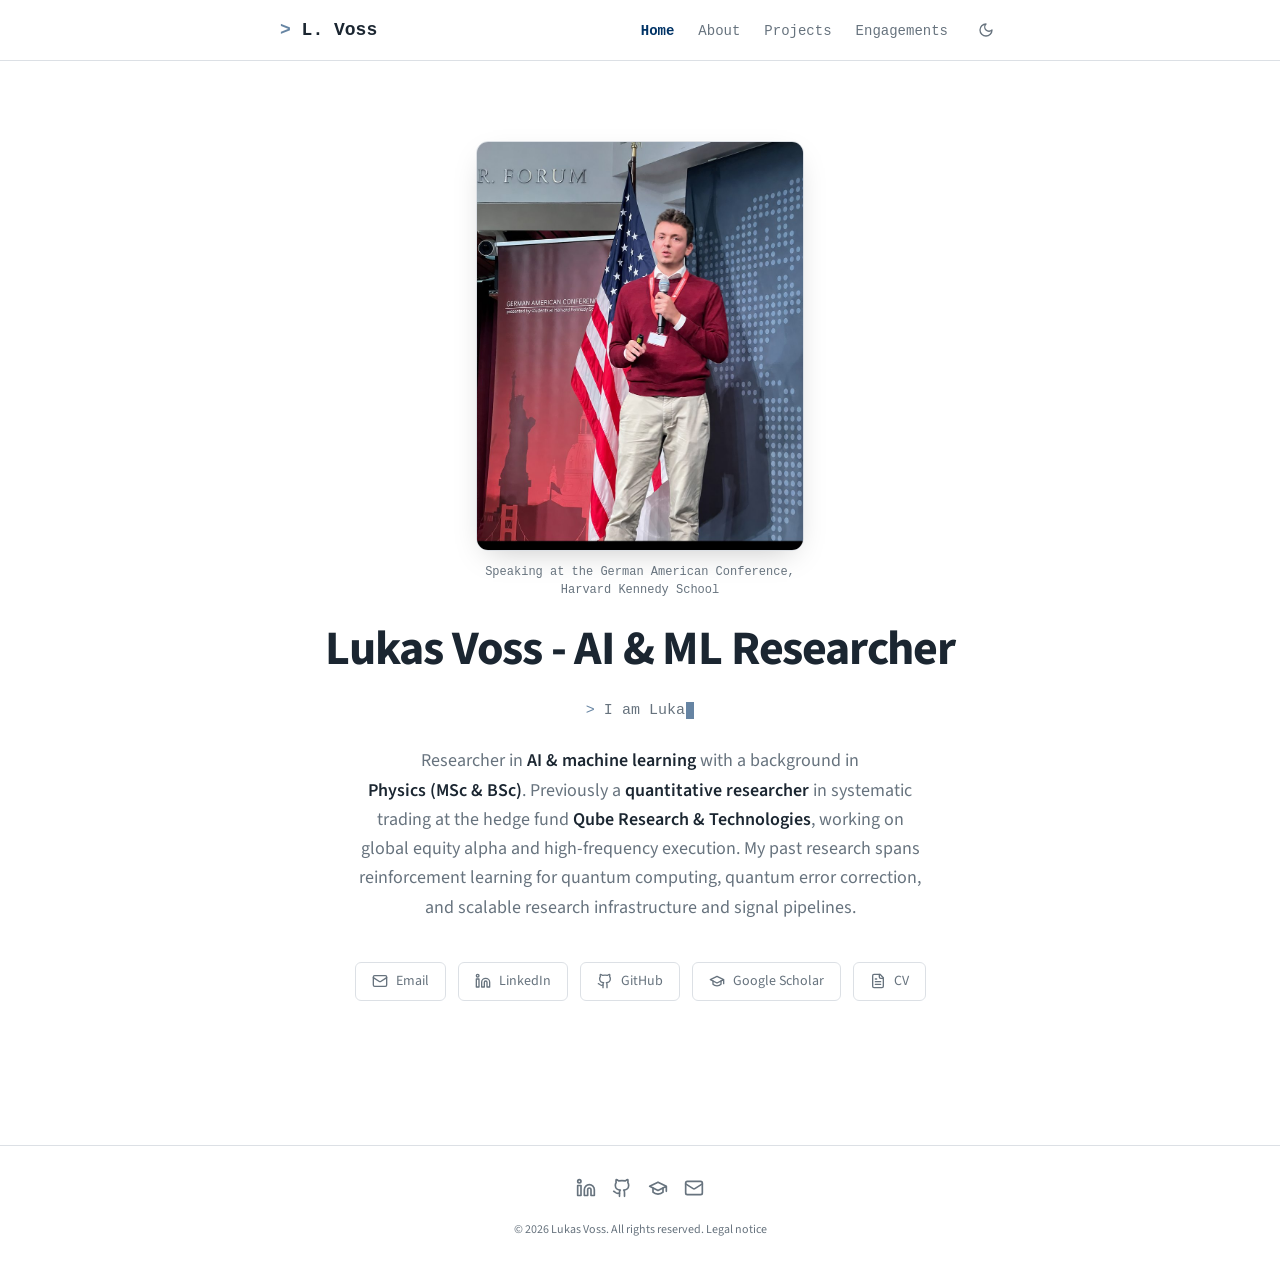
<file: index.html>
<!DOCTYPE html>
<html lang="en">
<head>
    <meta charset="UTF-8">
    <meta name="viewport" content="width=device-width, initial-scale=1.0">
    <title>Lukas Voss - AI &amp; ML Researcher</title>
    <meta name="description" content="Lukas Voss – Quantitative Researcher with an academic foundation in Physics and applied machine learning. Most recently at Qube Research & Technologies.">
    <meta name="author" content="Lukas Voss">
    <link rel="canonical" href="https://lukasvoss.com/">
    <meta property="og:title" content="Lukas Voss - AI &amp; ML Researcher">
    <meta property="og:description" content="Quantitative researcher with an academic foundation in Physics and applied machine learning.">
    <meta property="og:image" content="https://lukasvoss.com/images/personal_picture_cqt_optimized.jpg">
    <meta property="og:url" content="https://lukasvoss.com/">
    <meta property="og:type" content="website">
    <meta name="twitter:card" content="summary_large_image">
    <meta name="view-transition" content="same-origin">
    <script type="application/ld+json">
    {
        "@context": "https://schema.org",
        "@type": "Person",
        "name": "Lukas Voss",
        "url": "https://lukasvoss.com/",
        "jobTitle": "AI & ML Researcher",
        "sameAs": [
            "https://www.linkedin.com/in/lukasvoss/",
            "https://github.com/lukasvoss",
            "https://scholar.google.com/citations?user=lIDlyVMAAAAJ"
        ],
        "alumniOf": [
            { "@type": "CollegeOrUniversity", "name": "Ulm University" },
            { "@type": "CollegeOrUniversity", "name": "National University of Singapore" },
            { "@type": "CollegeOrUniversity", "name": "National Taiwan University" }
        ]
    }
    </script>
    <link rel="icon" href="images/favicon.svg" type="image/svg+xml">
    <link rel="preconnect" href="https://fonts.googleapis.com">
    <link rel="preconnect" href="https://fonts.gstatic.com" crossorigin>
    <link href="https://fonts.googleapis.com/css2?family=Source+Sans+3:wght@300;400;500;600;700&display=swap" rel="stylesheet">
    <link rel="stylesheet" href="style.css">
    <script src="js/theme-toggle.js"></script>
</head>
<body>
    <a href="#main-content" class="skip-link">Skip to content</a>

    <header class="site-header">
        <nav class="container" aria-label="Main navigation">
            <a href="index.html" class="logo"><span>&gt;</span> L. Voss</a>
            <div class="nav-right">
                <ul class="nav-links" id="nav-links">
                    <li><a href="index.html" aria-current="page">Home</a></li>
                    <li><a href="about.html">About</a></li>
                    <li><a href="projects.html">Projects</a></li>
                    <li><a href="engagements.html">Engagements</a></li>
                </ul>
                <button class="icon-btn theme-toggle" aria-label="Toggle theme">
                    <svg class="icon icon-moon" aria-hidden="true"><use href="images/icons.svg#moon"/></svg>
                    <svg class="icon icon-sun" aria-hidden="true"><use href="images/icons.svg#sun"/></svg>
                </button>
                <button class="icon-btn menu-toggle" aria-label="Toggle menu" aria-expanded="false" aria-controls="nav-links">
                    <svg class="icon icon-open" aria-hidden="true"><use href="images/icons.svg#menu"/></svg>
                    <svg class="icon icon-close" aria-hidden="true"><use href="images/icons.svg#x"/></svg>
                </button>
            </div>
        </nav>
    </header>

    <main id="main-content">
        <section class="container hero">
            <figure class="hero-photo">
                <img src="images/lukas_gac_keynote.jpg" alt="Lukas Voss giving a talk on stage at the German American Conference at Harvard Kennedy School" width="900" height="1125" fetchpriority="high" decoding="async">
                <figcaption>Speaking at the German American Conference, Harvard Kennedy School</figcaption>
            </figure>
            <h1>Lukas Voss - AI &amp; ML Researcher</h1>
            <p class="prompt" aria-hidden="true"><span>&gt;</span> I <span class="typewriter"></span><span class="caret"></span></p>
            <p class="lead">
                Researcher in <strong>AI &amp; machine learning</strong> with a background in <strong>Physics (MSc &amp; BSc)</strong>.
                Previously a <strong>quantitative researcher</strong> in systematic trading at the hedge fund <strong>Qube Research &amp; Technologies</strong>,
                working on global equity alpha and high-frequency execution. My past research spans reinforcement learning for quantum computing,
                quantum error correction, and scalable research infrastructure and signal pipelines.
            </p>
            <div class="pill-links">
                <a class="pill-link" href="#" data-email>
                    <svg class="icon" aria-hidden="true"><use href="images/icons.svg#mail"/></svg>Email
                </a>
                <a class="pill-link" href="https://www.linkedin.com/in/lukasvoss/" target="_blank" rel="noopener noreferrer">
                    <svg class="icon" aria-hidden="true"><use href="images/icons.svg#linkedin"/></svg>LinkedIn
                </a>
                <a class="pill-link" href="https://github.com/lukasvoss" target="_blank" rel="noopener noreferrer">
                    <svg class="icon" aria-hidden="true"><use href="images/icons.svg#github"/></svg>GitHub
                </a>
                <a class="pill-link" href="https://scholar.google.com/citations?user=lIDlyVMAAAAJ&amp;hl=en&amp;oi=ao" target="_blank" rel="noopener noreferrer">
                    <svg class="icon" aria-hidden="true"><use href="images/icons.svg#graduation-cap"/></svg>Google Scholar
                </a>
                <a class="pill-link" href="files/cv_voss_research.pdf" target="_blank" rel="noopener noreferrer">
                    <svg class="icon" aria-hidden="true"><use href="images/icons.svg#file-text"/></svg>CV
                </a>
            </div>
        </section>
    </main>

    <footer class="site-footer">
        <div class="container">
            <div class="footer-icons">
                <a href="https://www.linkedin.com/in/lukasvoss/" target="_blank" rel="noopener noreferrer" aria-label="LinkedIn"><svg class="icon" aria-hidden="true"><use href="images/icons.svg#linkedin"/></svg></a>
                <a href="https://github.com/lukasvoss" target="_blank" rel="noopener noreferrer" aria-label="GitHub"><svg class="icon" aria-hidden="true"><use href="images/icons.svg#github"/></svg></a>
                <a href="https://scholar.google.com/citations?user=lIDlyVMAAAAJ&amp;hl=en&amp;oi=ao" target="_blank" rel="noopener noreferrer" aria-label="Google Scholar"><svg class="icon" aria-hidden="true"><use href="images/icons.svg#graduation-cap"/></svg></a>
                <a href="#" data-email aria-label="Email"><svg class="icon" aria-hidden="true"><use href="images/icons.svg#mail"/></svg></a>
            </div>
            <p>&copy; <span data-year>2026</span> Lukas Voss. All rights reserved. <a href="legal.html">Legal notice</a></p>
        </div>
    </footer>

    <script src="js/site.js"></script>
    <script src="js/typewriter.js"></script>
</body>
</html>
</file>
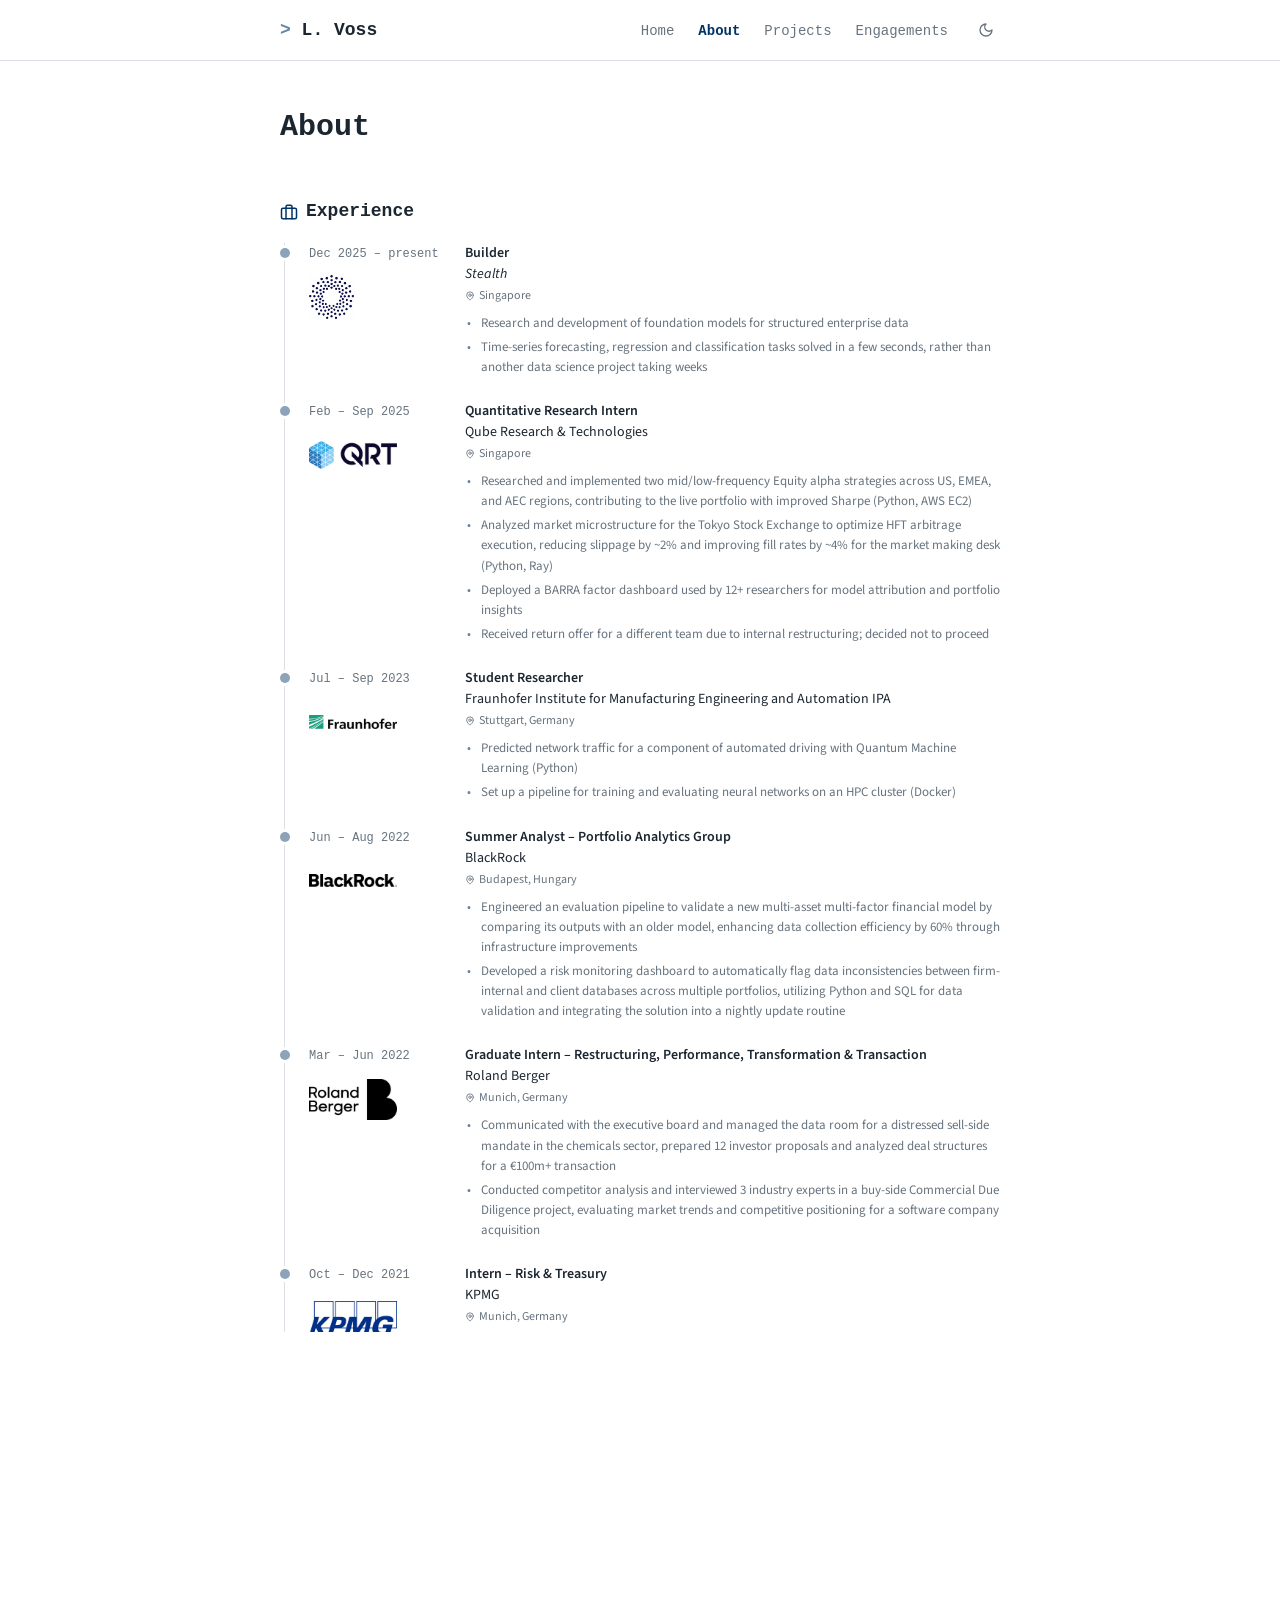
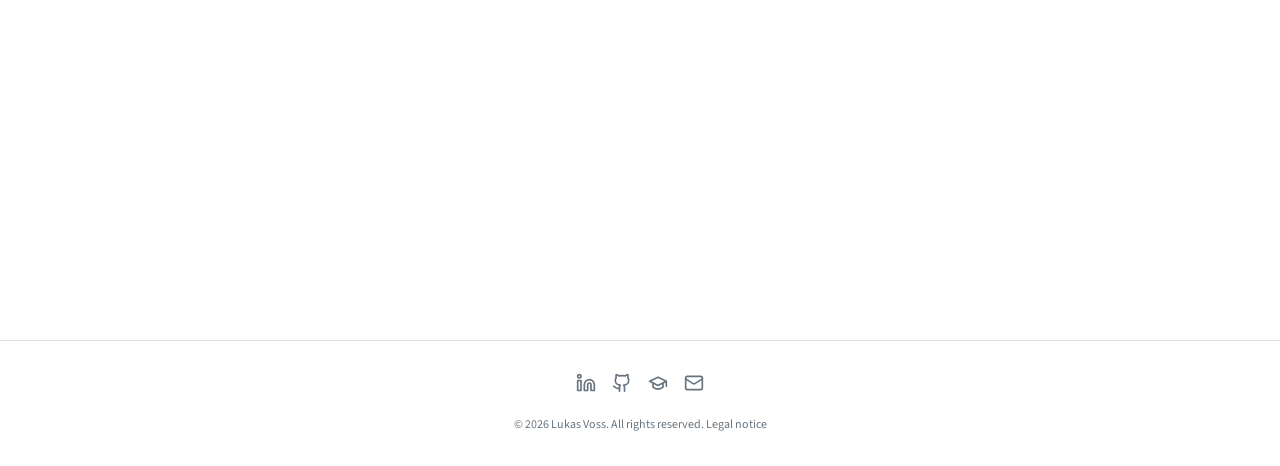
<file: about.html>
<!DOCTYPE html>
<html lang="en">
<head>
    <meta charset="UTF-8">
    <meta name="viewport" content="width=device-width, initial-scale=1.0">
    <title>About — Lukas Voss</title>
    <meta name="description" content="About Lukas Voss: experience at QRT, BlackRock, Roland Berger and KPMG; education in Physics at Ulm University, NUS and National Taiwan University.">
    <meta name="author" content="Lukas Voss">
    <link rel="canonical" href="https://lukasvoss.com/about.html">
    <meta property="og:title" content="About — Lukas Voss">
    <meta property="og:description" content="About Lukas Voss: experience at QRT, BlackRock, Roland Berger and KPMG; education in Physics at Ulm University, NUS and National Taiwan University.">
    <meta property="og:image" content="https://lukasvoss.com/images/personal_picture_cqt_optimized.jpg">
    <meta property="og:url" content="https://lukasvoss.com/about.html">
    <meta property="og:type" content="profile">
    <meta name="twitter:card" content="summary_large_image">
    <meta name="view-transition" content="same-origin">
    <link rel="icon" href="images/favicon.svg" type="image/svg+xml">
    <link rel="preconnect" href="https://fonts.googleapis.com">
    <link rel="preconnect" href="https://fonts.gstatic.com" crossorigin>
    <link href="https://fonts.googleapis.com/css2?family=Source+Sans+3:wght@300;400;500;600;700&display=swap" rel="stylesheet">
    <link rel="stylesheet" href="style.css">
    <script src="js/theme-toggle.js"></script>
</head>
<body>
    <a href="#main-content" class="skip-link">Skip to content</a>

    <header class="site-header">
        <nav class="container" aria-label="Main navigation">
            <a href="index.html" class="logo"><span>&gt;</span> L. Voss</a>
            <div class="nav-right">
                <ul class="nav-links" id="nav-links">
                    <li><a href="index.html">Home</a></li>
                    <li><a href="about.html" aria-current="page">About</a></li>
                    <li><a href="projects.html">Projects</a></li>
                    <li><a href="engagements.html">Engagements</a></li>
                </ul>
                <button class="icon-btn theme-toggle" aria-label="Toggle theme">
                    <svg class="icon icon-moon" aria-hidden="true"><use href="images/icons.svg#moon"/></svg>
                    <svg class="icon icon-sun" aria-hidden="true"><use href="images/icons.svg#sun"/></svg>
                </button>
                <button class="icon-btn menu-toggle" aria-label="Toggle menu" aria-expanded="false" aria-controls="nav-links">
                    <svg class="icon icon-open" aria-hidden="true"><use href="images/icons.svg#menu"/></svg>
                    <svg class="icon icon-close" aria-hidden="true"><use href="images/icons.svg#x"/></svg>
                </button>
            </div>
        </nav>
    </header>

    <main id="main-content">
        <div class="container page sections">
            <h1 class="page-title">About</h1>

            <section aria-labelledby="experience">
                <div class="section-heading"><svg class="icon" aria-hidden="true"><use href="images/icons.svg#briefcase"/></svg><h2 id="experience">Experience</h2></div>
                <div class="timeline-item">
                    <div class="timeline-row">
                        <div class="timeline-aside">
                            <span class="timeline-period">Dec 2025 – present</span>
                            <span class="timeline-logo"><img src="images/logos/stealth.png" alt="" loading="lazy"></span>
                        </div>
                        <div class="timeline-body">
                            <p class="timeline-title">Builder</p>
                            <p class="timeline-org"><i>Stealth</i></p>
                            <p class="timeline-place"><svg class="icon" aria-hidden="true"><use href="images/icons.svg#map-pin"/></svg> Singapore</p>
                            <ul class="timeline-details">
                                <li>Research and development of foundation models for structured enterprise data</li>
                                <li>Time-series forecasting, regression and classification tasks solved in a few seconds, rather than another data science project taking weeks</li>
                            </ul>
                        </div>
                    </div>
                </div>

                <div class="timeline-item">
                    <div class="timeline-row">
                        <div class="timeline-aside">
                            <span class="timeline-period">Feb – Sep 2025</span>
                            <span class="timeline-logo"><img src="images/logos/qrt.png" alt="" loading="lazy"></span>
                        </div>
                        <div class="timeline-body">
                            <p class="timeline-title">Quantitative Research Intern</p>
                            <p class="timeline-org">Qube Research &amp; Technologies</p>
                            <p class="timeline-place"><svg class="icon" aria-hidden="true"><use href="images/icons.svg#map-pin"/></svg> Singapore</p>
                            <ul class="timeline-details">
                                <li>Researched and implemented two mid/low-frequency Equity alpha strategies across US, EMEA, and AEC regions, contributing to the live portfolio with improved Sharpe (Python, AWS EC2)</li>
                                <li>Analyzed market microstructure for the Tokyo Stock Exchange to optimize HFT arbitrage execution, reducing slippage by ~2% and improving fill rates by ~4% for the market making desk (Python, Ray)</li>
                                <li>Deployed a BARRA factor dashboard used by 12+ researchers for model attribution and portfolio insights</li>
                                <li>Received return offer for a different team due to internal restructuring; decided not to proceed</li>
                            </ul>
                        </div>
                    </div>
                </div>
                <div class="timeline-item">
                    <div class="timeline-row">
                        <div class="timeline-aside">
                            <span class="timeline-period">Jul – Sep 2023</span>
                            <span class="timeline-logo"><img src="images/logos/fraunhofer.png" alt="" loading="lazy"></span>
                        </div>
                        <div class="timeline-body">
                            <p class="timeline-title">Student Researcher</p>
                            <p class="timeline-org">Fraunhofer Institute for Manufacturing Engineering and Automation IPA</p>
                            <p class="timeline-place"><svg class="icon" aria-hidden="true"><use href="images/icons.svg#map-pin"/></svg> Stuttgart, Germany</p>
                            <ul class="timeline-details">
                                <li>Predicted network traffic for a component of automated driving with Quantum Machine Learning (Python)</li>
                                <li>Set up a pipeline for training and evaluating neural networks on an HPC cluster (Docker)</li>
                            </ul>
                        </div>
                    </div>
                </div>
                <div class="timeline-item">
                    <div class="timeline-row">
                        <div class="timeline-aside">
                            <span class="timeline-period">Jun – Aug 2022</span>
                            <span class="timeline-logo"><img src="images/logos/blackrock.png" alt="" loading="lazy"></span>
                        </div>
                        <div class="timeline-body">
                            <p class="timeline-title">Summer Analyst – Portfolio Analytics Group</p>
                            <p class="timeline-org">BlackRock</p>
                            <p class="timeline-place"><svg class="icon" aria-hidden="true"><use href="images/icons.svg#map-pin"/></svg> Budapest, Hungary</p>
                            <ul class="timeline-details">
                                <li>Engineered an evaluation pipeline to validate a new multi-asset multi-factor financial model by comparing its outputs with an older model, enhancing data collection efficiency by 60% through infrastructure improvements</li>
                                <li>Developed a risk monitoring dashboard to automatically flag data inconsistencies between firm-internal and client databases across multiple portfolios, utilizing Python and SQL for data validation and integrating the solution into a nightly update routine</li>
                            </ul>
                        </div>
                    </div>
                </div>
                <div class="timeline-item">
                    <div class="timeline-row">
                        <div class="timeline-aside">
                            <span class="timeline-period">Mar – Jun 2022</span>
                            <span class="timeline-logo"><img src="images/logos/roland-berger.png" alt="" loading="lazy"></span>
                        </div>
                        <div class="timeline-body">
                            <p class="timeline-title">Graduate Intern – Restructuring, Performance, Transformation &amp; Transaction</p>
                            <p class="timeline-org">Roland Berger</p>
                            <p class="timeline-place"><svg class="icon" aria-hidden="true"><use href="images/icons.svg#map-pin"/></svg> Munich, Germany</p>
                            <ul class="timeline-details">
                                <li>Communicated with the executive board and managed the data room for a distressed sell-side mandate in the chemicals sector, prepared 12 investor proposals and analyzed deal structures for a &euro;100m+ transaction</li>
                                <li>Conducted competitor analysis and interviewed 3 industry experts in a buy-side Commercial Due Diligence project, evaluating market trends and competitive positioning for a software company acquisition</li>
                            </ul>
                        </div>
                    </div>
                </div>
                <div class="timeline-item">
                    <div class="timeline-row">
                        <div class="timeline-aside">
                            <span class="timeline-period">Oct – Dec 2021</span>
                            <span class="timeline-logo"><img src="images/logos/kpmg.png" alt="" loading="lazy"></span>
                        </div>
                        <div class="timeline-body">
                            <p class="timeline-title">Intern – Risk &amp; Treasury</p>
                            <p class="timeline-org">KPMG</p>
                            <p class="timeline-place"><svg class="icon" aria-hidden="true"><use href="images/icons.svg#map-pin"/></svg> Munich, Germany</p>
                            <ul class="timeline-details">
                                <li>Developed an interactive treasury dashboard in Microsoft PowerBI, integrating Python-based web scraping and the Google News API to analyze real-time market data, including CDS spreads and sentiment analysis of news articles on 15 counterparties</li>
                                <li>Presented project results and demonstrated the tool to the entire German Treasury practice (&gt;60 FTE, including partners) in a nationwide call, followed by a live demo to two clients, driving interest in advanced data-driven risk management solutions</li>
                            </ul>
                        </div>
                    </div>
                </div>
                <div class="timeline-item">
                    <div class="timeline-row">
                        <div class="timeline-aside">
                            <span class="timeline-period">Oct 2020 – Jul 2021</span>
                            <span class="timeline-logo"><img src="images/logos/ulm.png" alt="" loading="lazy"></span>
                        </div>
                        <div class="timeline-body">
                            <p class="timeline-title">Student Researcher</p>
                            <p class="timeline-org">Institute for Complex Quantum Systems, Ulm University</p>
                            <p class="timeline-place"><svg class="icon" aria-hidden="true"><use href="images/icons.svg#map-pin"/></svg> Ulm, Germany</p>
                            <ul class="timeline-details">
                                <li>Simulated Nitrogen Vacancy (NV) centre dynamics interacting with surrounding nuclear spins in Matlab with Monte Carlo methods</li>
                                <li>Presented a scientific poster at the 84th Condensed Matter Conference of the German Physical Society</li>
                            </ul>
                        </div>
                    </div>
                </div>
                <div class="timeline-item">
                    <div class="timeline-row">
                        <div class="timeline-aside">
                            <span class="timeline-period">Apr 2020 – Jul 2021</span>
                            <span class="timeline-logo"><img src="images/logos/iba.png" alt="" loading="lazy"></span>
                        </div>
                        <div class="timeline-body">
                            <p class="timeline-title">Assistant Lecturer &amp; Student Researcher</p>
                            <p class="timeline-org">Institute for Business Analytics, Ulm University</p>
                            <p class="timeline-place"><svg class="icon" aria-hidden="true"><use href="images/icons.svg#map-pin"/></svg> Ulm, Germany</p>
                            <ul class="timeline-details">
                                <li>Oversaw and maintained the large-scale IT infrastructure (server for 19 agencies) of the state-wide project <a href="https://wm.baden-wuerttemberg.de/de/service/presse-und-oeffentlichkeitsarbeit/pressemitteilung/pid/wirtschaftsministerium-foerdert-innovatives-digitales-und-bundesweit-einzigartiges-projekt-digipeg/" target="_blank" rel="noopener noreferrer">DIGIPEG</a></li>
                                <li>Assistant lecturer for a Bachelor module teaching Data Science with Python to ~80 students (<a href="https://www.uni-ulm.de/mawi/iba/institut/team/mathias-klier/" target="_blank" rel="noopener noreferrer">Prof. Klier</a>)</li>
                            </ul>
                        </div>
                    </div>
                </div>
            </section>

            <section aria-labelledby="education">
                <div class="section-heading"><svg class="icon" aria-hidden="true"><use href="images/icons.svg#graduation-cap"/></svg><h2 id="education">Education</h2></div>
                <div class="timeline-item">
                    <div class="timeline-row">
                        <div class="timeline-aside">
                            <span class="timeline-period">Sep – Dec 2024</span>
                            <span class="timeline-logo"><img src="images/logos/sjtu.png" alt="" loading="lazy"></span>
                        </div>
                        <div class="timeline-body">
                            <p class="timeline-title">Full-time Chinese Language Course</p>
                            <p class="timeline-org">Shanghai Jiao Tong University</p>
                            <p class="timeline-place"><svg class="icon" aria-hidden="true"><use href="images/icons.svg#map-pin"/></svg> Shanghai, PRC</p>
                            <ul class="timeline-details">
                                <li>Joined the full-time Chinese language programme to improve my Chinese and experience Chinese life and culture. Personal goal: HSK 5 (equiv. B2–C1)</li>
                                <li>Discontinued in Dec 2024 after accepting an offer to work in Singapore from 2025</li>
                            </ul>
                        </div>
                    </div>
                </div>
                <div class="timeline-item">
                    <div class="timeline-row">
                        <div class="timeline-aside">
                            <span class="timeline-period">Oct 2023 – Sep 2024</span>
                            <span class="timeline-logo"><img src="images/logos/nus.png" alt="" loading="lazy"></span>
                        </div>
                        <div class="timeline-body">
                            <p class="timeline-title">Research Stay for Master's Thesis</p>
                            <p class="timeline-org">Centre for Quantum Technologies, National University of Singapore</p>
                            <p class="timeline-place"><svg class="icon" aria-hidden="true"><use href="images/icons.svg#map-pin"/></svg> Singapore</p>
                            <ul class="timeline-details">
                                <li>Academic research stay at <a href="https://www.quantumlah.org" target="_blank" rel="noopener noreferrer">CQT</a> in the group of Hui Khoon Ng, working on Deep Reinforcement Learning for quantum computing applications</li>
                                <li>Master's thesis: &ldquo;Real-time context-aware gate calibration for quantum error suppression using Reinforcement Learning&rdquo; (grade: 4.0 / 4.0)</li>
                            </ul>
                        </div>
                    </div>
                </div>
                <div class="timeline-item">
                    <div class="timeline-row">
                        <div class="timeline-aside">
                            <span class="timeline-period">Sep 2022 – Jun 2023</span>
                            <span class="timeline-logo"><img src="images/logos/ntu.png" alt="" loading="lazy"></span>
                        </div>
                        <div class="timeline-body">
                            <p class="timeline-title">Exchange Year</p>
                            <p class="timeline-org">National Taiwan University</p>
                            <p class="timeline-place"><svg class="icon" aria-hidden="true"><use href="images/icons.svg#map-pin"/></svg> Taipei, ROC</p>
                            <ul class="timeline-details">
                                <li>Coursework focus: Quantum Computing, Artificial Intelligence and High-Performance Computing, Chinese Language</li>
                                <li>Final GPA: 4.0 / 4.0</li>
                            </ul>
                        </div>
                    </div>
                </div>
                <div class="timeline-item">
                    <div class="timeline-row">
                        <div class="timeline-aside">
                            <span class="timeline-period">Apr 2021 – Sep 2024</span>
                            <span class="timeline-logo"><img src="images/logos/ulm.png" alt="" loading="lazy"></span>
                        </div>
                        <div class="timeline-body">
                            <p class="timeline-title">MSc Physics and Management &amp; MSc Physics (Double Degree)</p>
                            <p class="timeline-org">Ulm University</p>
                            <p class="timeline-place"><svg class="icon" aria-hidden="true"><use href="images/icons.svg#map-pin"/></svg> Ulm, Germany</p>
                            <ul class="timeline-details">
                                <li>Coursework focus: Quantum Computing, Statistical Modeling and Machine Learning</li>
                                <li>Final GPA: 4.0 / 4.0, major GPA: 4.0 / 4.0</li>
                            </ul>
                        </div>
                    </div>
                </div>
                <div class="timeline-item">
                    <div class="timeline-row">
                        <div class="timeline-aside">
                            <span class="timeline-period">Oct 2017 – Mar 2021</span>
                            <span class="timeline-logo"><img src="images/logos/ulm.png" alt="" loading="lazy"></span>
                        </div>
                        <div class="timeline-body">
                            <p class="timeline-title">BSc Physics and Management</p>
                            <p class="timeline-org">Ulm University</p>
                            <p class="timeline-place"><svg class="icon" aria-hidden="true"><use href="images/icons.svg#map-pin"/></svg> Ulm, Germany</p>
                            <ul class="timeline-details">
                                <li>Coursework focus: Statistical Mechanics, Business Analytics</li>
                                <li>Bachelor's thesis: &ldquo;Exact stochastic correction of Mean Field Theory with application to diamond-based spin systems&rdquo; (grade: 3.7 / 4.0)</li>
                            </ul>
                        </div>
                    </div>
                </div>
            </section>

            <section>
                <div class="section-heading"><svg class="icon" aria-hidden="true"><use href="images/icons.svg#languages"/></svg><h2>Languages</h2></div>
                <p class="label">Spoken</p>
                <div class="chips">
                    <span class="chip"><b>German</b><span>// Native</span></span>
                    <span class="chip"><b>English</b><span>// Professional</span></span>
                    <span class="chip"><b>Mandarin</b><span>// B1–B2 · HSK 4</span></span>
                    <span class="chip"><b>French</b><span>// B1</span></span>
                </div>
                <p class="label">Programming</p>
                <div class="chips">
                    <span class="chip"><b>Python</b><span>// Advanced</span></span>
                    <span class="chip"><b>R</b><span>// Proficient</span></span>
                    <span class="chip"><b>Matlab</b><span>// Proficient</span></span>
                    <span class="chip"><b>SQL</b><span>// Proficient</span></span>
                    <span class="chip"><b>Bash</b><span>// Proficient</span></span>
                </div>
            </section>

            <section>
                <div class="section-heading"><svg class="icon" aria-hidden="true"><use href="images/icons.svg#cpu"/></svg><h2>Technology</h2></div>
                <div class="chips">
                    <span class="chip"><b>AWS</b><span>// S3 · EC2 · Lambda · Braket</span></span>
                    <span class="chip"><b>GCP</b><span>// VMs · Storage</span></span>
                    <span class="chip"><b>Docker</b><span>// Containers</span></span>
                    <span class="chip"><b>HPC</b><span>// Clusters</span></span>
                </div>
            </section>

            <section>
                <div class="section-heading"><svg class="icon" aria-hidden="true"><use href="images/icons.svg#heart"/></svg><h2>Interests</h2></div>
                <p class="prose">Passionate about cooking, swimming, tennis, traveling, language learning, Chinese culture, &hellip;</p>
            </section>

            <section>
                <div class="section-heading"><svg class="icon" aria-hidden="true"><use href="images/icons.svg#users"/></svg><h2>Volunteering</h2></div>
                <p class="prose">Entrepreneurship at the German Entrepreneurship Prize for Students (DGPS) <a class="link" href="https://dgps-alumni.de" target="_blank" rel="noopener noreferrer">Alumni Organization</a>, and organizer of the Singapore Quantum Tech <a class="link" href="https://www.meetup.com/singapore-quantum-computing-meetup/" target="_blank" rel="noopener noreferrer">Meetup group</a>.</p>
            </section>

            <section>
                <div class="section-heading"><svg class="icon" aria-hidden="true"><use href="images/icons.svg#file-text"/></svg><h2>Resume</h2></div>
                <p class="prose">My full resume is available <a class="link" href="files/cv_voss_research.pdf" target="_blank" rel="noopener noreferrer">here</a> (Jan 2026 version).</p>
            </section>
        </div>
    </main>

    <footer class="site-footer">
        <div class="container">
            <div class="footer-icons">
                <a href="https://www.linkedin.com/in/lukasvoss/" target="_blank" rel="noopener noreferrer" aria-label="LinkedIn"><svg class="icon" aria-hidden="true"><use href="images/icons.svg#linkedin"/></svg></a>
                <a href="https://github.com/lukasvoss" target="_blank" rel="noopener noreferrer" aria-label="GitHub"><svg class="icon" aria-hidden="true"><use href="images/icons.svg#github"/></svg></a>
                <a href="https://scholar.google.com/citations?user=lIDlyVMAAAAJ&amp;hl=en&amp;oi=ao" target="_blank" rel="noopener noreferrer" aria-label="Google Scholar"><svg class="icon" aria-hidden="true"><use href="images/icons.svg#graduation-cap"/></svg></a>
                <a href="#" data-email aria-label="Email"><svg class="icon" aria-hidden="true"><use href="images/icons.svg#mail"/></svg></a>
            </div>
            <p>&copy; <span data-year>2026</span> Lukas Voss. All rights reserved. <a href="legal.html">Legal notice</a></p>
        </div>
    </footer>

    <script src="js/site.js"></script>
</body>
</html>
</file>
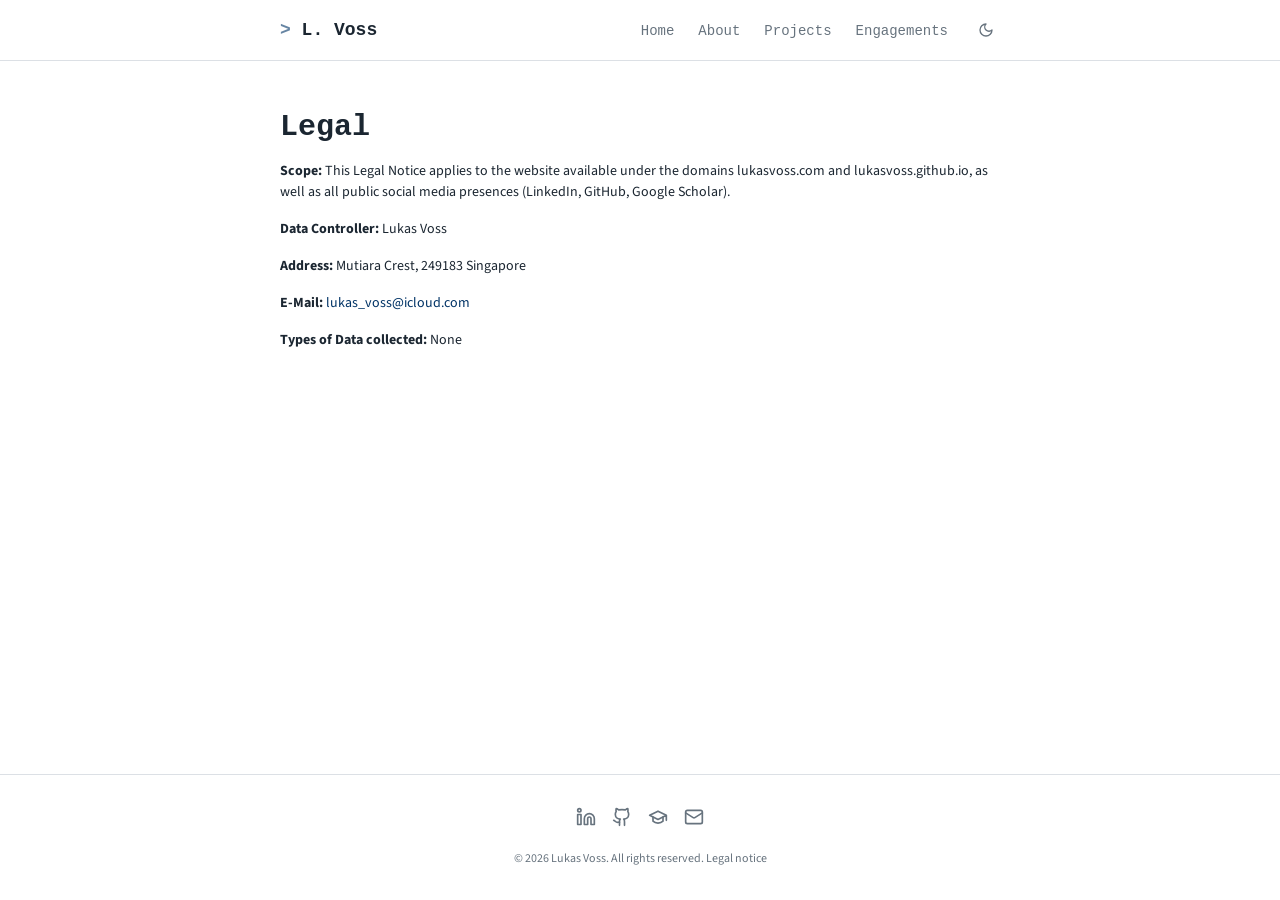
<file: legal.html>
<!DOCTYPE html>
<html lang="en">
<head>
    <meta charset="UTF-8">
    <meta name="viewport" content="width=device-width, initial-scale=1.0">
    <title>Legal Notice — Lukas Voss</title>
    <meta name="description" content="Legal notice and data controller information for lukasvoss.com.">
    <meta name="author" content="Lukas Voss">
    <meta name="robots" content="noindex">
    <link rel="canonical" href="https://lukasvoss.com/legal.html">
    <meta property="og:title" content="Legal Notice — Lukas Voss">
    <meta property="og:description" content="Legal notice and data controller information for lukasvoss.com.">
    <meta property="og:image" content="https://lukasvoss.com/images/personal_picture_cqt_optimized.jpg">
    <meta property="og:url" content="https://lukasvoss.com/legal.html">
    <meta property="og:type" content="website">
    <meta name="twitter:card" content="summary_large_image">
    <meta name="view-transition" content="same-origin">
    <link rel="icon" href="images/favicon.svg" type="image/svg+xml">
    <link rel="preconnect" href="https://fonts.googleapis.com">
    <link rel="preconnect" href="https://fonts.gstatic.com" crossorigin>
    <link href="https://fonts.googleapis.com/css2?family=Source+Sans+3:wght@300;400;500;600;700&display=swap" rel="stylesheet">
    <link rel="stylesheet" href="style.css">
    <script src="js/theme-toggle.js"></script>
</head>
<body>
    <a href="#main-content" class="skip-link">Skip to content</a>

    <header class="site-header">
        <nav class="container" aria-label="Main navigation">
            <a href="index.html" class="logo"><span>&gt;</span> L. Voss</a>
            <div class="nav-right">
                <ul class="nav-links" id="nav-links">
                    <li><a href="index.html">Home</a></li>
                    <li><a href="about.html">About</a></li>
                    <li><a href="projects.html">Projects</a></li>
                    <li><a href="engagements.html">Engagements</a></li>
                </ul>
                <button class="icon-btn theme-toggle" aria-label="Toggle theme">
                    <svg class="icon icon-moon" aria-hidden="true"><use href="images/icons.svg#moon"/></svg>
                    <svg class="icon icon-sun" aria-hidden="true"><use href="images/icons.svg#sun"/></svg>
                </button>
                <button class="icon-btn menu-toggle" aria-label="Toggle menu" aria-expanded="false" aria-controls="nav-links">
                    <svg class="icon icon-open" aria-hidden="true"><use href="images/icons.svg#menu"/></svg>
                    <svg class="icon icon-close" aria-hidden="true"><use href="images/icons.svg#x"/></svg>
                </button>
            </div>
        </nav>
    </header>

    <main id="main-content">
        <div class="container page">
            <h1 class="page-title">Legal</h1>
            <div class="legal">
                <p><strong>Scope:</strong> This Legal Notice applies to the website available under the domains lukasvoss.com and lukasvoss.github.io, as well as all public social media presences (LinkedIn, GitHub, Google Scholar).</p>
                <p><strong>Data Controller:</strong> Lukas Voss</p>
                <p><strong>Address:</strong> Mutiara Crest, 249183 Singapore</p>
                <p><strong>E-Mail:</strong> <a class="link" href="#" data-email><span data-email-text>firstname _ lastname [at] icloud dot com</span></a></p>
                <p><strong>Types of Data collected:</strong> None</p>
            </div>
        </div>
    </main>

    <footer class="site-footer">
        <div class="container">
            <div class="footer-icons">
                <a href="https://www.linkedin.com/in/lukasvoss/" target="_blank" rel="noopener noreferrer" aria-label="LinkedIn"><svg class="icon" aria-hidden="true"><use href="images/icons.svg#linkedin"/></svg></a>
                <a href="https://github.com/lukasvoss" target="_blank" rel="noopener noreferrer" aria-label="GitHub"><svg class="icon" aria-hidden="true"><use href="images/icons.svg#github"/></svg></a>
                <a href="https://scholar.google.com/citations?user=lIDlyVMAAAAJ&amp;hl=en&amp;oi=ao" target="_blank" rel="noopener noreferrer" aria-label="Google Scholar"><svg class="icon" aria-hidden="true"><use href="images/icons.svg#graduation-cap"/></svg></a>
                <a href="#" data-email aria-label="Email"><svg class="icon" aria-hidden="true"><use href="images/icons.svg#mail"/></svg></a>
            </div>
            <p>&copy; <span data-year>2026</span> Lukas Voss. All rights reserved. <a href="legal.html">Legal notice</a></p>
        </div>
    </footer>

    <script src="js/site.js"></script>
</body>
</html>
</file>
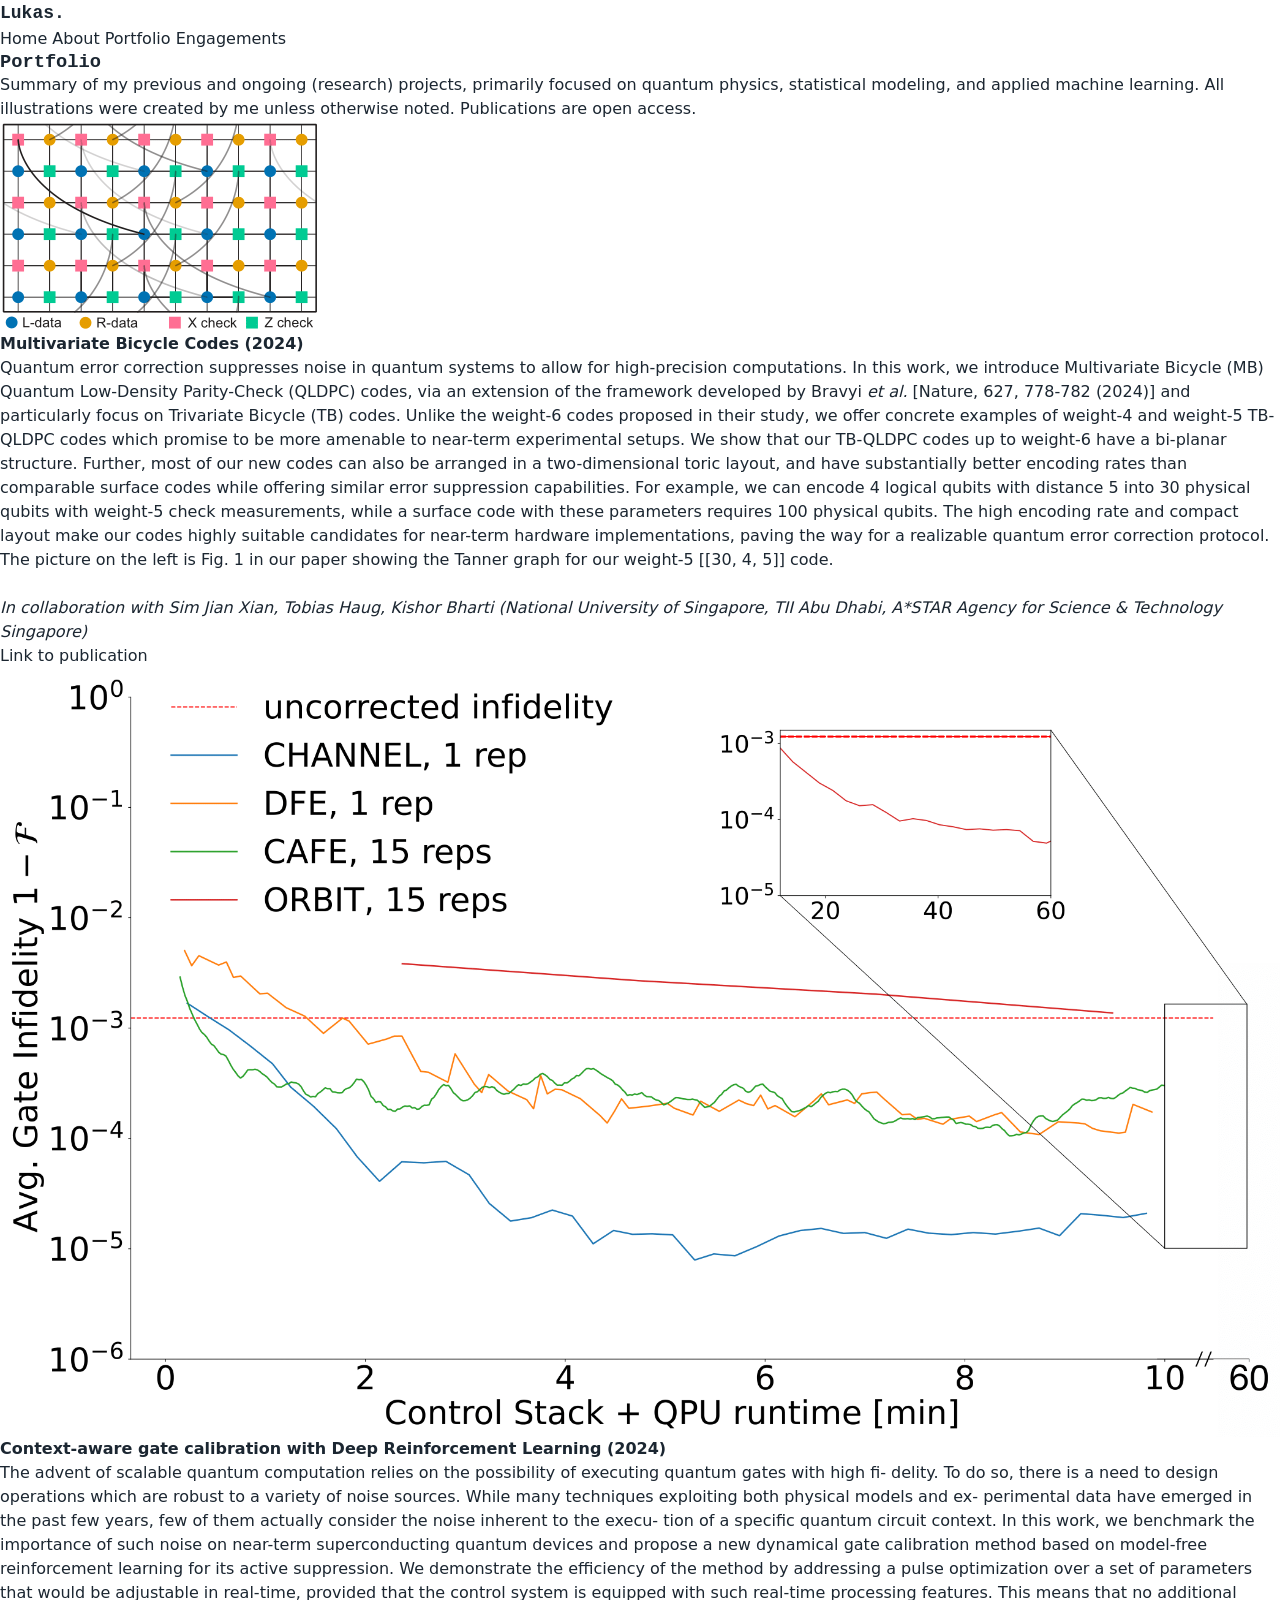
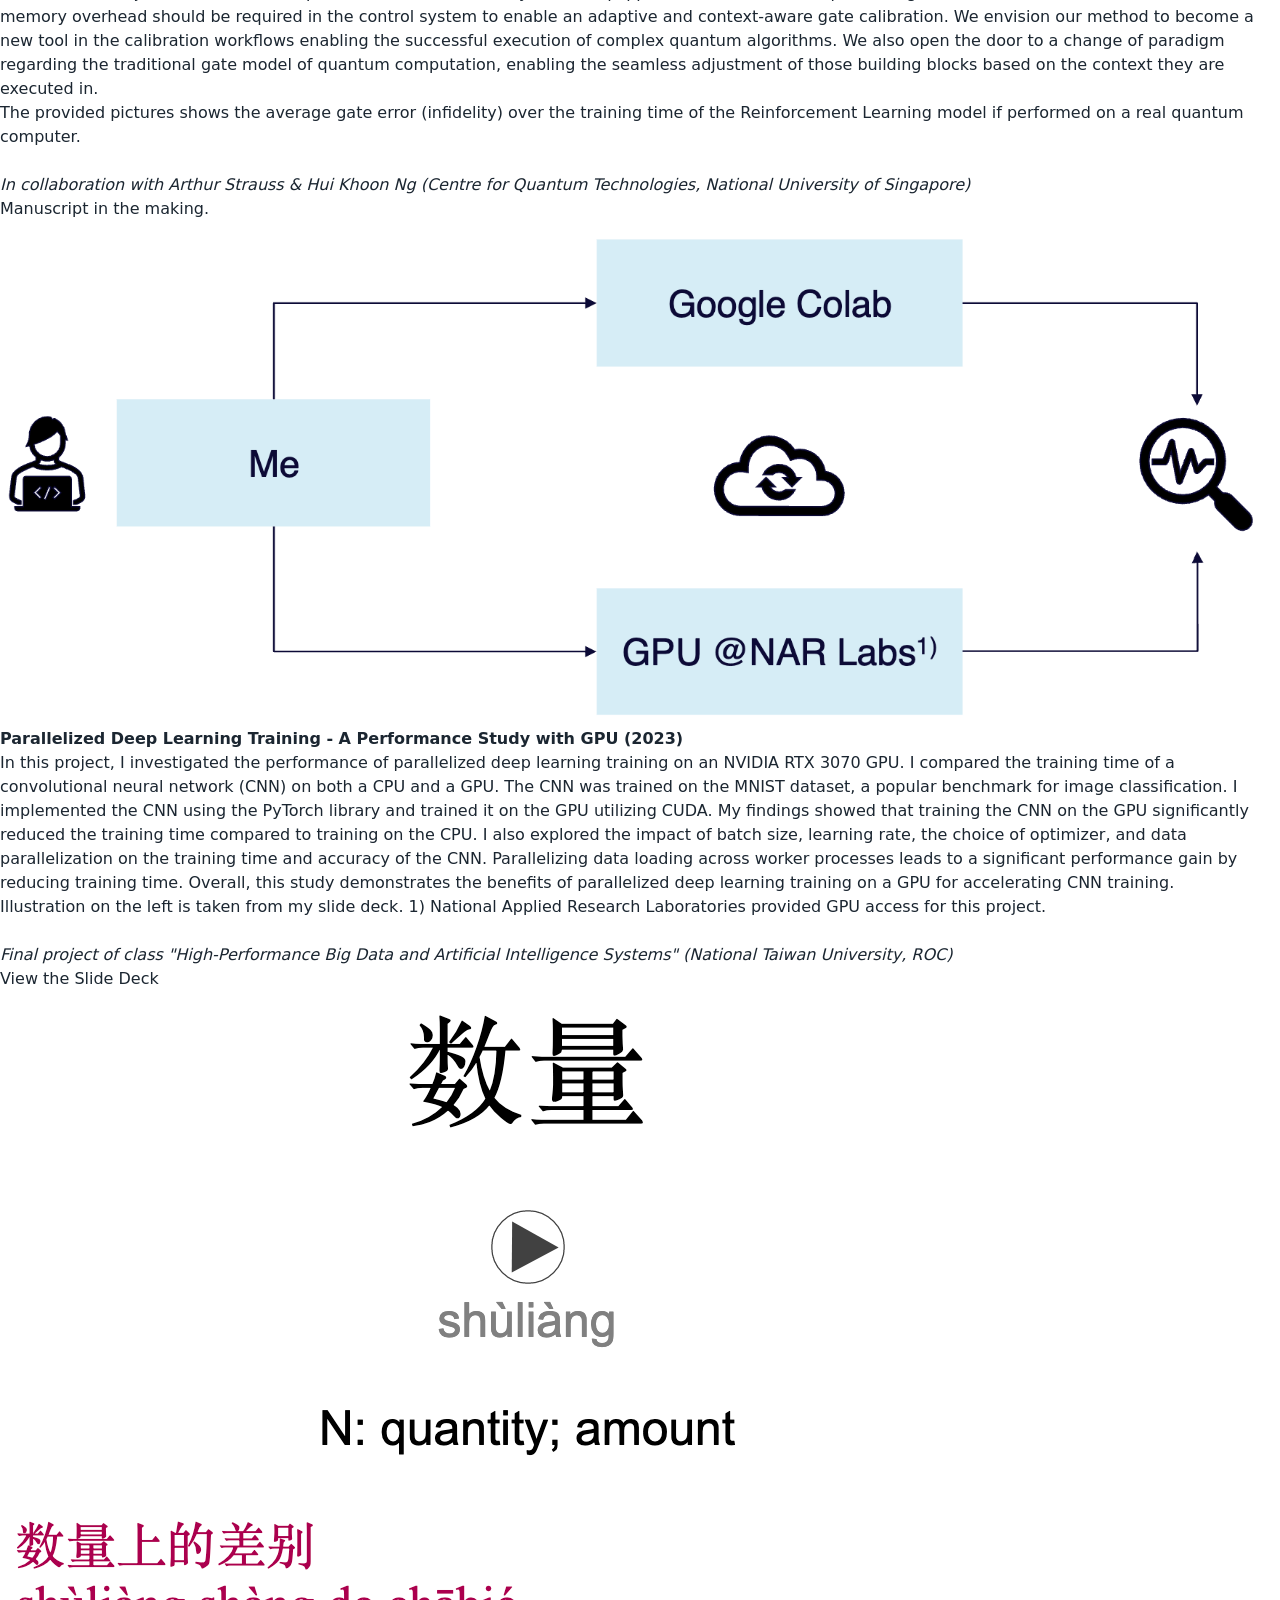
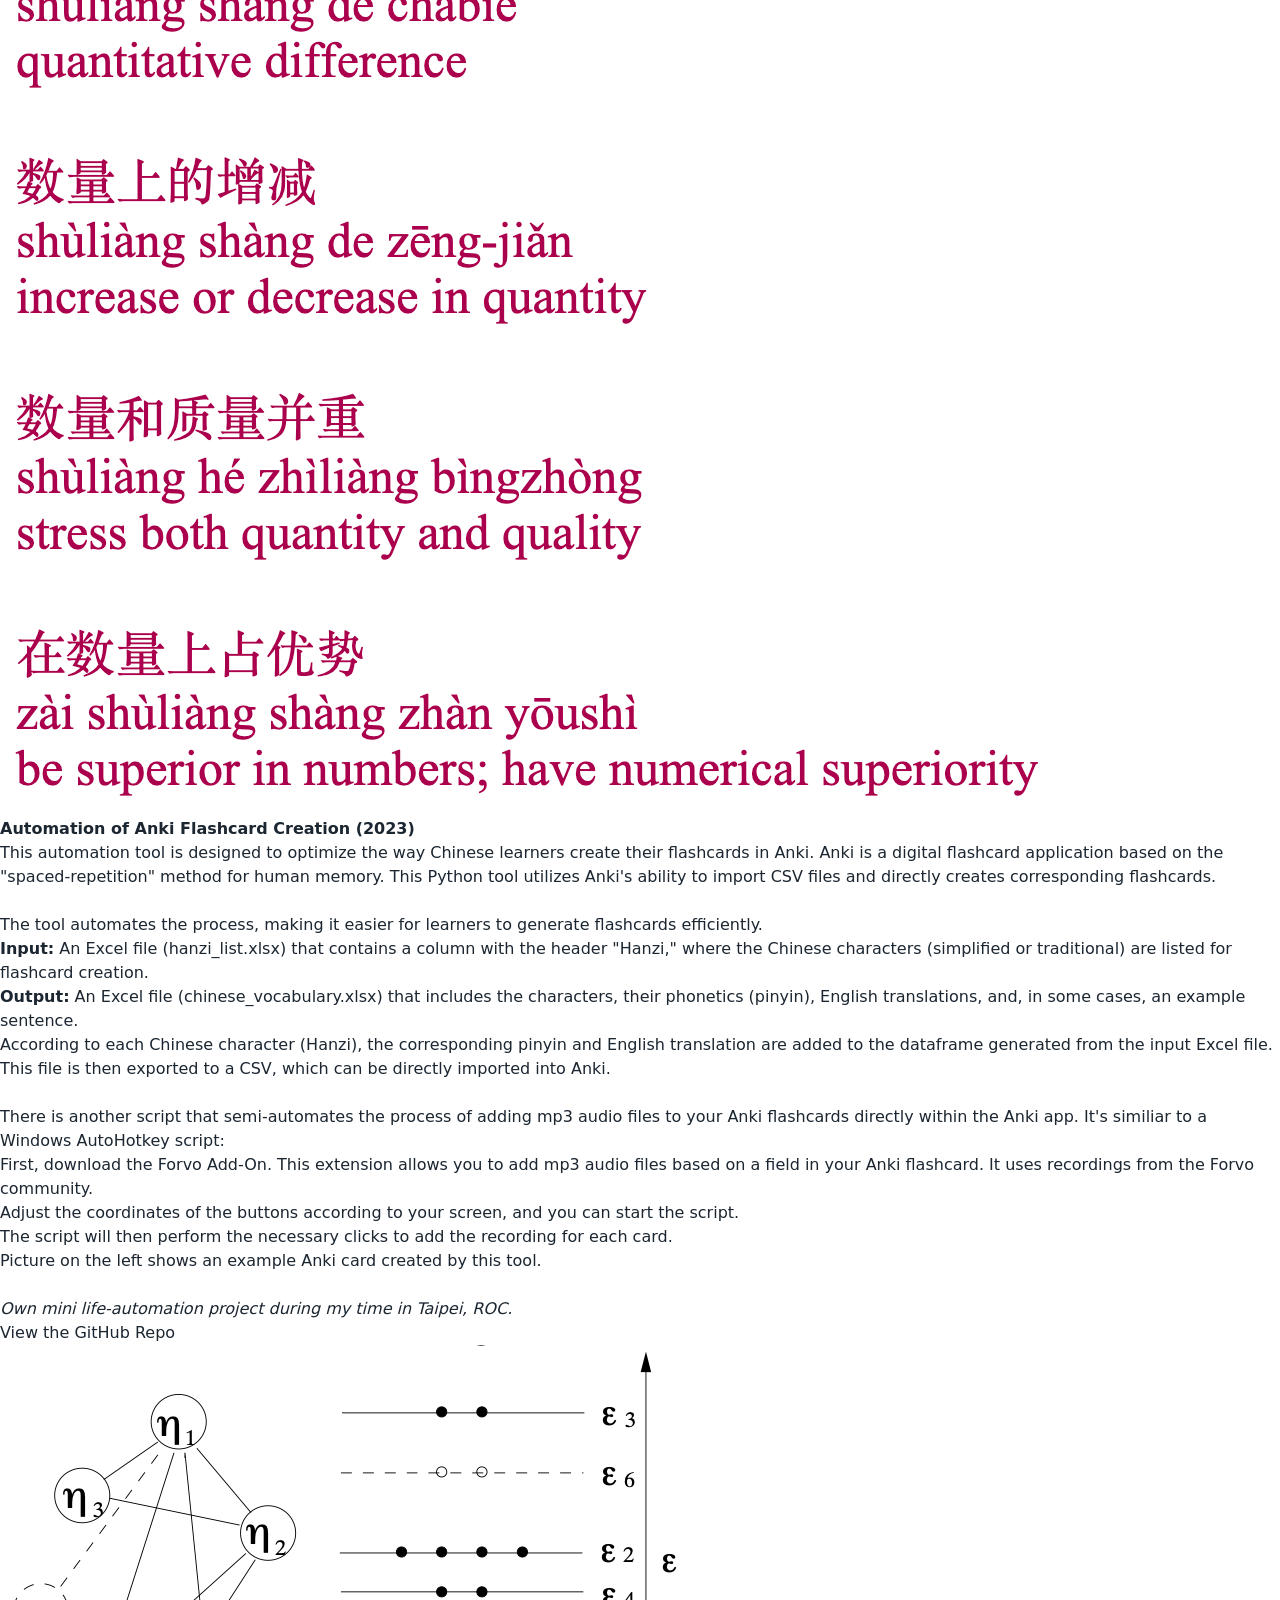
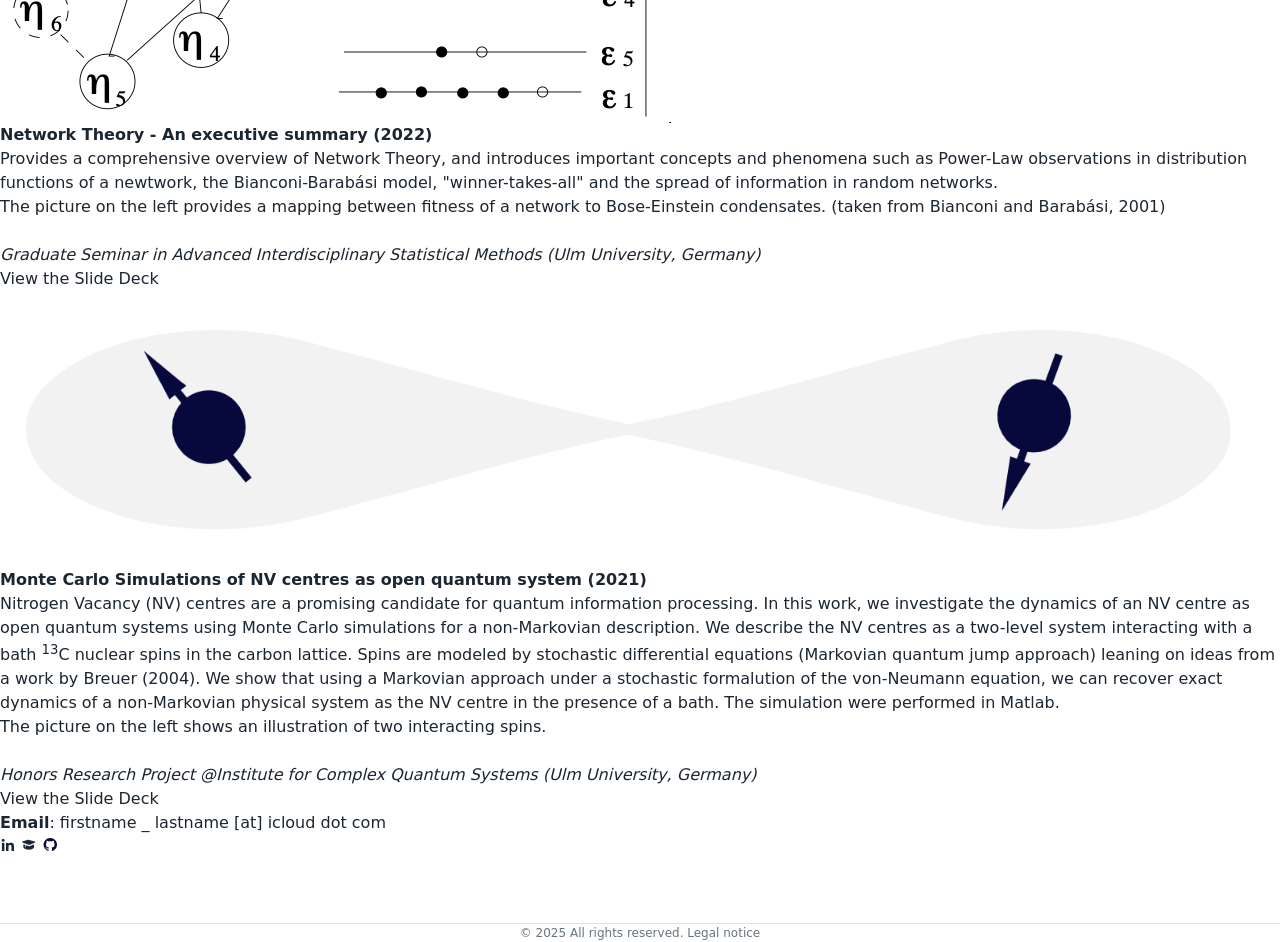
<file: portfolio.html>
<!DOCTYPE html>
<html lang="en">
    <head>
        <meta charset="UTF-8">
        <meta name="viewport" content="width=device-width, initial-scale=1.0">
        <title>Portfolio - Lukas Voss</title>
        <link rel="stylesheet" href="style.css"> <!-- Link to your CSS file -->
        <link rel="icon" href="images/favicon.png" type="image/png"> <!-- Favicon for .png format -->
        <link href='https://unpkg.com/boxicons@2.1.4/css/boxicons.min.css' rel='stylesheet'>
    </head>
<body>
    <header class="header">
        <a href="index.html" class="logo">Lukas.</a>
        <nav class="navbar">
            <a href="index.html">Home</a>
            <a href="about.html">About</a>
            <a href="portfolio.html" class="active">Portfolio</a>
            <a href="engagements.html">Engagements</a>
        </nav>
    </header>

    <section class="portfolio">
        <h3>Portfolio</h3>
        <p class="portfolio-summary">Summary of my previous and ongoing (research) projects, primarily focused on quantum physics, statistical modeling, and applied machine learning. All illustrations were created by me unless otherwise noted. Publications are open access.</p>
    

        <div class="portfolio-entry">
            <img src="images/QECTannerGraph-1.png" alt="Project 1 Image">
            <div class="portfolio-entry-content">
                <h4>Multivariate Bicycle Codes (2024)</h4>
                <p>Quantum error correction suppresses noise in quantum systems to allow for high-precision computations. 
                    In this work, we introduce Multivariate Bicycle (MB) Quantum Low-Density Parity-Check (QLDPC) codes, via an extension of the framework developed by Bravyi <i>et al.</i> [Nature, 627, 778-782 (2024)] and particularly focus on Trivariate Bicycle (TB) codes. 
                    Unlike the weight-6 codes proposed in their study, we offer concrete examples of weight-4 and weight-5 TB-QLDPC codes which promise to be more amenable to near-term experimental setups. We show that our TB-QLDPC codes up to weight-6 have a bi-planar structure. Further, most of our new codes can also be arranged in a two-dimensional toric layout, and have substantially better encoding rates than comparable surface codes while offering similar error suppression capabilities.
                    For example, we can encode 4 logical qubits with distance 5 into 30 physical qubits with weight-5 check measurements, while a surface code with these parameters requires 100 physical qubits. 
                    The high encoding rate and compact layout make our codes highly suitable candidates for near-term hardware implementations, paving the way for a realizable quantum error correction protocol.
                    <br>The picture on the left is Fig. 1 in our paper showing the Tanner graph for our weight-5 [[30, 4, 5]] code. 
                    <br><br><i>In collaboration with Sim Jian Xian, Tobias Haug, Kishor Bharti (National University of Singapore, TII Abu Dhabi, A*STAR Agency for Science & Technology Singapore)</i>
                    <br><a href="https://journals.aps.org/pra/abstract/10.1103/ll5p-z88p" target="_blank">Link to publication</a>
                </p>
            </div>
        </div>

        <div class="portfolio-entry">
            <img src="images/SpilloverNoise_comparison_reward_methods_infidelity_experiment_runtime.png" alt="Project 2 Image">
            <div class="portfolio-entry-content">
                <h4>Context-aware gate calibration with Deep Reinforcement Learning (2024)</h4>
                <p>The advent of scalable quantum computation relies on
                    the possibility of executing quantum gates with high fi-
                    delity. To do so, there is a need to design operations
                    which are robust to a variety of noise sources. While
                    many techniques exploiting both physical models and ex-
                    perimental data have emerged in the past few years, few
                    of them actually consider the noise inherent to the execu-
                    tion of a specific quantum circuit context. In this work,
                    we benchmark the importance of such noise on near-term
                    superconducting quantum devices and propose a new dynamical 
                    gate calibration method based on model-free
                    reinforcement learning for its active suppression. We
                    demonstrate the efficiency of the method by addressing a
                    pulse optimization over a set of parameters that would be
                    adjustable in real-time, provided that the control system
                    is equipped with such real-time processing features. This
                    means that no additional memory overhead should be required 
                    in the control system to enable an adaptive and
                    context-aware gate calibration. We envision our method
                    to become a new tool in the calibration workflows enabling 
                    the successful execution of complex quantum algorithms. 
                    We also open the door to a change of paradigm regarding the traditional gate model of quantum computation, enabling the seamless adjustment of those building blocks based on the context they are executed in.
                    <br>The provided pictures shows the average gate error (infidelity) over the training time of the Reinforcement Learning model if performed on a real quantum computer.
                    <br><br><i>In collaboration with Arthur Strauss & Hui Khoon Ng (Centre for Quantum Technologies, National University of Singapore)</i>
                    <br>Manuscript in the making.
                </p>
            </div>
        </div>

        <div class="portfolio-entry">
            <img src="images/illustration_deeplearning_training_gpu.png" alt="Project 4 Image">
            <div class="portfolio-entry-content">
                <h4>Parallelized Deep Learning Training - A Performance Study with GPU (2023)</h4>
                <p>In this project, I investigated the performance of parallelized deep learning training on an NVIDIA RTX 3070 GPU. I compared the training time of a convolutional neural network (CNN) on both a CPU and a GPU. The CNN was trained on the MNIST dataset, a popular benchmark for image classification. I implemented the CNN using the PyTorch library and trained it on the GPU utilizing CUDA. My findings showed that training the CNN on the GPU significantly reduced the training time compared to training on the CPU. I also explored the impact of batch size, learning rate, the choice of optimizer, and data parallelization on the training time and accuracy of the CNN. Parallelizing data loading across worker processes leads to a significant performance gain by reducing training time. Overall, this study demonstrates the benefits of parallelized deep learning training on a GPU for accelerating CNN training.
                <br>Illustration on the left is taken from my slide deck. 1) National Applied Research Laboratories provided GPU access for this project.
                <br><br><i>Final project of class "High-Performance Big Data and Artificial Intelligence Systems" (National Taiwan University, ROC)</i>
                <br><a href="files/HPBDAIS_final_presentation_vF_watermark.pdf" target="_blank">View the Slide Deck</a></p>
            </div>
        </div>   

        <div class="portfolio-entry">
            <img src="images/anki_card.png" alt="Project 3 Image" class="large-vertical-image">
            <div class="portfolio-entry-content">
                <h4>Automation of Anki Flashcard Creation (2023)</h4>
                <p>This automation tool is designed to optimize the way Chinese learners create their flashcards in Anki. Anki is a digital flashcard application based on the "spaced-repetition" method for human memory. This Python tool utilizes Anki's ability to import CSV files and directly creates corresponding flashcards.</p>
                <br><p>The tool automates the process, making it easier for learners to generate flashcards efficiently.</p>
        
                <ul class="indented-list">
                    <li><strong>Input:</strong> An Excel file (hanzi_list.xlsx) that contains a column with the header "Hanzi," where the Chinese characters (simplified or traditional) are listed for flashcard creation.</li>
                    <li><strong>Output:</strong> An Excel file (chinese_vocabulary.xlsx) that includes the characters, their phonetics (pinyin), English translations, and, in some cases, an example sentence. <br>  
                        According to each Chinese character (Hanzi), the corresponding pinyin and English translation are added to the dataframe generated from the input Excel file. This file is then exported to a CSV, which can be directly imported into Anki.</li>
                </ul>
        
                <br><p>There is another script that semi-automates the process of adding mp3 audio files to your Anki flashcards directly within the Anki app. It's similiar to a Windows AutoHotkey script:</p>
        
                <ul class="indented-list">
                    <li>First, download the <a href="https://ankiweb.net/shared/info/858591644" target="_blank">Forvo Add-On</a>. This extension allows you to add mp3 audio files based on a field in your Anki flashcard. It uses recordings from the Forvo community.</li>
                    <li>Adjust the coordinates of the buttons according to your screen, and you can start the script.</li>
                    <li>The script will then perform the necessary clicks to add the recording for each card.</li>
                </ul>
                <p>Picture on the left shows an example Anki card created by this tool.</p>
                <p><br><i>Own mini life-automation project during my time in Taipei, ROC.</i></p>
                <p><a href="https://github.com/lukasvoss/anki_vocabulary_automation/tree/feature/excel_anki_import" target="_blank">View the GitHub Repo</a></p>
            </div>
        </div>
        <!-- Add more project entries as needed -->
        <div class="portfolio-entry">
            <img src="images/network_theory_plot.png" alt="Project 4 Image">
            <div class="portfolio-entry-content">
                <h4>Network Theory - An executive summary (2022)</h4>
                <p>Provides a comprehensive overview of Network Theory, and introduces important concepts and phenomena such as Power-Law observations in distribution functions of a newtwork, the Bianconi-Barabási model, "winner-takes-all" and the spread of information in random networks.
                <br>The picture on the left provides a mapping between fitness of a network to Bose-Einstein condensates. (taken from Bianconi and Barabási, 2001)
                <br><br><i>Graduate Seminar in Advanced Interdisciplinary Statistical Methods (Ulm University, Germany)</i>
                <br><a href="files/network_theory_slides_watermark.pdf" target="_blank">View the Slide Deck</a>
                </p>
            </div>
        </div>    
        <!-- Add more project entries as needed -->
        <div class="portfolio-entry">
            <img src="images/spin_interaction_illustration.png" alt="Project 5 Image">
            <div class="portfolio-entry-content">
                <h4>Monte Carlo Simulations of NV centres as open quantum system (2021)</h4>
                <p>Nitrogen Vacancy (NV) centres are a promising candidate for quantum information processing. In this work, we investigate the dynamics of an NV centre as open quantum systems using Monte Carlo simulations for a non-Markovian description. We describe the NV centres as a two-level system interacting with a bath <sup>13</sup>C nuclear spins in the carbon lattice. Spins are modeled by stochastic differential equations (Markovian quantum jump approach) leaning on ideas from a work by <a href="https://journals.aps.org/pra/abstract/10.1103/PhysRevA.69.022115" target="_blank">Breuer (2004)</a>. We show that using a Markovian approach under a stochastic formalution of the von-Neumann equation, we can recover exact dynamics of a non-Markovian physical system as the NV centre in the presence of a bath. The simulation were performed in Matlab.
                <br>The picture on the left shows an illustration of two interacting spins.
                <br><br><i>Honors Research Project @Institute for Complex Quantum Systems (Ulm University, Germany)</i>
                <br><a href="files/ICQ_seminar_talk_NV_centres_LV_Jul2021_watermark.pdf" target="_blank">View the Slide Deck</a></p>
            </div>
        </div>

    </section>
    
    <div class="page-footer-container">
        <div class="email-text">
            <b>Email</b>: firstname _ lastname [at] icloud dot com
        </div>
        <div class="social-icons">
            <a href="https://www.linkedin.com/in/lukasvoss/" target="_blank"><i class='bx bxl-linkedin'></i></a>
            <!-- Placeholder for the email link -->
            <!-- <span id="email-icon"></span> -->
            <a href="https://scholar.google.com/citations?user=lIDlyVMAAAAJ&hl=en&oi=ao" target="_blank"><i class='bx bxs-graduation'></i></a>
            <a href="https://github.com/lukasvoss" target="_blank"><i class='bx bxl-github' style='color:#0D0A3A'></i></a>
        </div>
        
        <script type="text/javascript">
            // Base64 encoded email address
            const encodedEmail = "bHVrYXNfdm9zc0BpY2xvdWQuY29t";
            // Decode the email address
            const decodedEmail = atob(encodedEmail);
            // Create the mailto link with an envelope icon
            const emailLink = `<a href="mailto:${decodedEmail}"><i class='bx bxs-envelope'></i></a>`;
            // Insert the email icon into the social icons
            document.getElementById("email-icon").innerHTML = emailLink;
        </script>
        <footer class="site-footer">
            <p>© 2025 All rights reserved. <a href="legal.html">Legal notice</a></p>
        </footer>
</body>
</html>
</file>
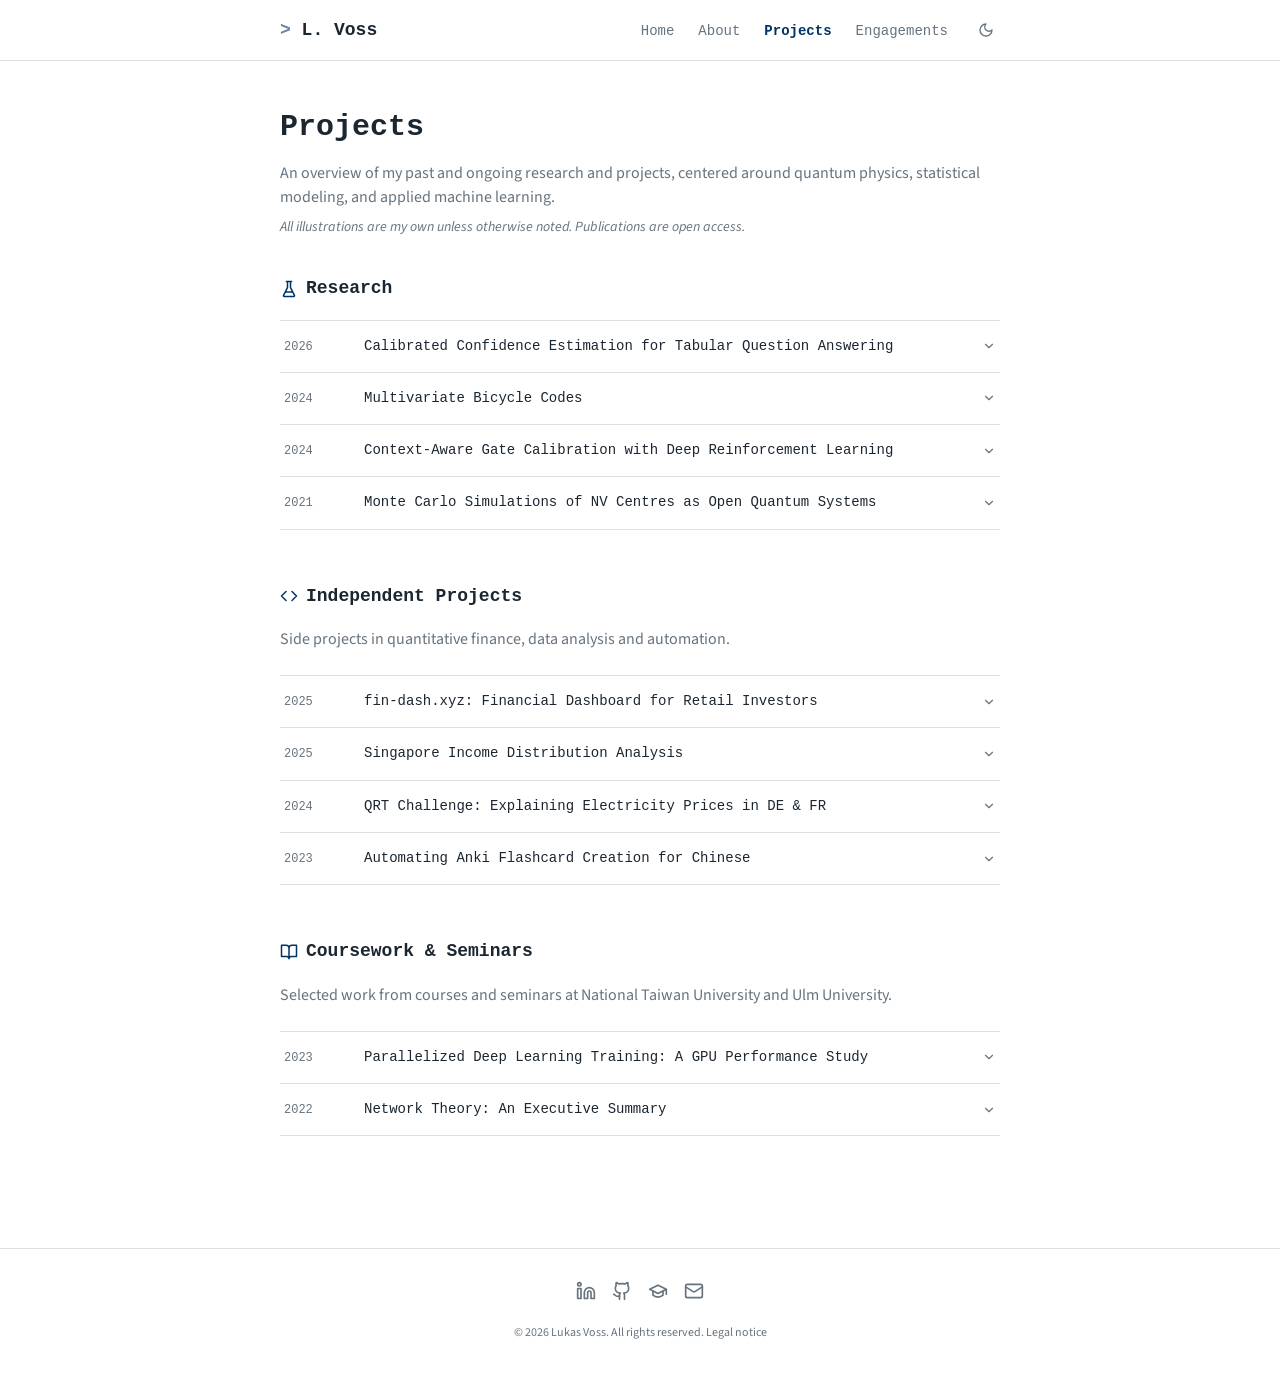
<file: projects.html>
<!DOCTYPE html>
<html lang="en">
<head>
    <meta charset="UTF-8">
    <meta name="viewport" content="width=device-width, initial-scale=1.0">
    <title>Projects — Lukas Voss</title>
    <meta name="description" content="Projects by Lukas Voss in quantum computing, statistical modeling, quantitative finance and applied machine learning.">
    <meta name="author" content="Lukas Voss">
    <link rel="canonical" href="https://lukasvoss.com/projects.html">
    <meta property="og:title" content="Projects — Lukas Voss">
    <meta property="og:description" content="Projects by Lukas Voss in quantum computing, statistical modeling, quantitative finance and applied machine learning.">
    <meta property="og:image" content="https://lukasvoss.com/images/personal_picture_cqt_optimized.jpg">
    <meta property="og:url" content="https://lukasvoss.com/projects.html">
    <meta property="og:type" content="website">
    <meta name="twitter:card" content="summary_large_image">
    <meta name="view-transition" content="same-origin">
    <link rel="icon" href="images/favicon.svg" type="image/svg+xml">
    <link rel="preconnect" href="https://fonts.googleapis.com">
    <link rel="preconnect" href="https://fonts.gstatic.com" crossorigin>
    <link href="https://fonts.googleapis.com/css2?family=Source+Sans+3:wght@300;400;500;600;700&display=swap" rel="stylesheet">
    <link rel="stylesheet" href="style.css">
    <script src="js/theme-toggle.js"></script>
</head>
<body>
    <a href="#main-content" class="skip-link">Skip to content</a>

    <header class="site-header">
        <nav class="container" aria-label="Main navigation">
            <a href="index.html" class="logo"><span>&gt;</span> L. Voss</a>
            <div class="nav-right">
                <ul class="nav-links" id="nav-links">
                    <li><a href="index.html">Home</a></li>
                    <li><a href="about.html">About</a></li>
                    <li><a href="projects.html" aria-current="page">Projects</a></li>
                    <li><a href="engagements.html">Engagements</a></li>
                </ul>
                <button class="icon-btn theme-toggle" aria-label="Toggle theme">
                    <svg class="icon icon-moon" aria-hidden="true"><use href="images/icons.svg#moon"/></svg>
                    <svg class="icon icon-sun" aria-hidden="true"><use href="images/icons.svg#sun"/></svg>
                </button>
                <button class="icon-btn menu-toggle" aria-label="Toggle menu" aria-expanded="false" aria-controls="nav-links">
                    <svg class="icon icon-open" aria-hidden="true"><use href="images/icons.svg#menu"/></svg>
                    <svg class="icon icon-close" aria-hidden="true"><use href="images/icons.svg#x"/></svg>
                </button>
            </div>
        </nav>
    </header>

    <main id="main-content">
        <div class="container page">
            <h1 class="page-title">Projects</h1>
            <p class="page-intro">An overview of my past and ongoing research and projects, centered around quantum physics, statistical modeling, and applied machine learning.</p>
            <p class="page-note">All illustrations are my own unless otherwise noted. Publications are open access.</p>
            <div class="sections">
            <section>
                <div class="section-heading"><svg class="icon" aria-hidden="true"><use href="images/icons.svg#flask"/></svg><h2>Research</h2></div>
                <div class="accordion">
                    <details>
                        <summary><span class="acc-year">2026</span><span class="acc-title">Calibrated Confidence Estimation for Tabular Question Answering</span><svg class="icon" aria-hidden="true"><use href="images/icons.svg#chevron-down"/></svg></summary>
                        <div class="acc-body">
                            <p class="prose">Large language models are increasingly deployed for question answering over tables, yet whether their confidence reflects the actual likelihood of being correct on structured data was largely unstudied. This paper presents the <strong>first systematic calibration study for tabular QA</strong>, comparing five confidence estimation methods across five frontier LLMs (GPT-4o, GPT-4o-mini, Gemini 2.5 Flash, Llama-3.3-70B, DeepSeek-V3) on WikiTableQuestions and TableBench.</p>
                            <p class="prose">All models are <strong>severely overconfident</strong> (smooth ECE 0.35–0.64, versus 0.10–0.15 reported for textual QA). A consistent <strong>self-evaluation versus perturbation dichotomy</strong> replicates across both benchmarks: self-evaluation methods (verbalized confidence, P(True)) reach AUROC 0.42–0.76, while perturbation methods (semantic entropy, self-consistency, MFA) reach 0.78–0.86, with per-model paired bootstrap tests significant at p &lt; 0.001 after Holm-Bonferroni correction.</p>
                            <p class="prose">I propose <strong>Multi-Format Agreement (MFA)</strong>, which treats format sensitivity as an uncertainty signal: the same table is serialized losslessly as Markdown, HTML, JSON and CSV, and agreement across formats serves as confidence. MFA <strong>reduces ECE by 44–63%</strong>, matches sampling baselines at <strong>20% lower API cost</strong>, and combines complementarily with sampling — an MFA + self-consistency ensemble lifts AUROC from 0.74 to 0.82. A secondary contribution, <strong>structure-aware recalibration</strong>, extends Platt scaling with table covariates and improves AUROC by +10 percentage points over standard post-hoc methods.</p>
                            <figure class="acc-figure wide">
                                <a href="images/tabular_qa_calibration_methods.png" target="_blank" rel="noopener"><img src="images/tabular_qa_calibration_methods.png" alt="Bar charts of calibration error and AUROC for five confidence methods on Llama-3.3-70B: self-evaluation methods are poorly calibrated and near random, perturbation methods including MFA perform much better" loading="lazy"></a>
                                <figcaption>Fig. 2 of the paper: five confidence elicitation methods on Llama-3.3-70B. Self-evaluation methods (red) stay near random discrimination; perturbation methods (blue), including MFA, reach AUROC ~0.74–0.75.</figcaption>
                            </figure>
                            <p class="acc-meta">Independent research · Preprint, April 2026</p>
                            <div class="acc-links">
                                <a href="https://arxiv.org/abs/2604.12491" target="_blank" rel="noopener noreferrer"><svg class="icon" aria-hidden="true"><use href="images/icons.svg#external-link"/></svg>arXiv:2604.12491</a>
                                <a href="https://arxiv.org/pdf/2604.12491" target="_blank" rel="noopener noreferrer"><svg class="icon" aria-hidden="true"><use href="images/icons.svg#external-link"/></svg>PDF</a>
                            </div>
                        </div>
                    </details>
                    <details>
                        <summary><span class="acc-year">2024</span><span class="acc-title">Multivariate Bicycle Codes</span><svg class="icon" aria-hidden="true"><use href="images/icons.svg#chevron-down"/></svg></summary>
                        <div class="acc-body">
                            <p class="prose">Quantum error correction suppresses noise in quantum systems to allow for high-precision computations. In this work, we introduce <strong>Multivariate Bicycle (MB)</strong> Quantum Low-Density Parity-Check (<strong>QLDPC</strong>) codes, via an extension of the framework developed by Bravyi <i>et al.</i> [Nature 627, 778–782 (2024)], with a particular focus on <strong>Trivariate Bicycle (TB) codes</strong>.</p>
                            <p class="prose">Unlike the weight-6 codes proposed in their study, we offer concrete examples of <strong>weight-4 and weight-5 TB-QLDPC codes</strong> which promise to be more amenable to near-term experimental setups. We show that our TB-QLDPC codes up to weight-6 have a <strong>bi-planar structure</strong>. Most of our new codes can also be arranged in a <strong>two-dimensional toric layout</strong>, and have substantially better encoding rates than comparable surface codes while offering similar error suppression capabilities.</p>
                            <p class="prose">For example, we can <strong>encode 4 logical qubits with distance 5 into 30 physical qubits</strong> with weight-5 check measurements, while a surface code with these parameters requires 100 physical qubits. The high encoding rate and compact layout make our codes highly suitable candidates for near-term hardware implementations.</p>
                            <figure class="acc-figure">
                                <a href="images/QECTannerGraph-1.png" target="_blank" rel="noopener"><img src="images/QECTannerGraph-1.png" alt="Tanner graph of the weight-5 [[30, 4, 5]] Trivariate Bicycle code" loading="lazy"></a>
                                <figcaption>Fig. 1 of the paper: Tanner graph of our weight-5 [[30, 4, 5]] code.</figcaption>
                            </figure>
                            <p class="acc-meta">In collaboration with Sim Jian Xian, Tobias Haug, Kishor Bharti (National University of Singapore, TII Abu Dhabi, A*STAR)</p>
                            <div class="acc-links">
                                <a href="https://journals.aps.org/pra/abstract/10.1103/ll5p-z88p" target="_blank" rel="noopener noreferrer"><svg class="icon" aria-hidden="true"><use href="images/icons.svg#external-link"/></svg>Publication (Phys. Rev. A)</a>
                            </div>
                        </div>
                    </details>
                    <details>
                        <summary><span class="acc-year">2024</span><span class="acc-title">Context-Aware Gate Calibration with Deep Reinforcement Learning</span><svg class="icon" aria-hidden="true"><use href="images/icons.svg#chevron-down"/></svg></summary>
                        <div class="acc-body">
                            <p class="prose">Scalable quantum computation relies on executing quantum gates with high fidelity, which requires operations that are robust to a variety of noise sources. While many techniques exploiting physical models and experimental data have emerged, few consider the noise inherent to the execution of a specific quantum circuit <i>context</i>.</p>
                            <p class="prose">In this work, we <strong>benchmark the importance of such noise on near-term superconducting quantum devices</strong> and propose a new <strong>dynamical gate calibration method</strong> based on <strong>model-free reinforcement learning</strong> for its active suppression. We employ <strong>Proximal Policy Optimization (PPO)</strong>, a policy-gradient method that improves stability during training.</p>
                            <p class="prose">We demonstrate the method's efficiency on a <strong>pulse optimization</strong> over a set of parameters that would be adjustable in real time, provided the control system supports real-time processing — so no additional memory overhead is required to enable adaptive, context-aware gate calibration. We envision the method as a new tool in calibration workflows, and as a step towards adjusting the building blocks of the gate model based on the context they are executed in.</p>
                            <figure class="acc-figure">
                                <a href="images/SpilloverNoise_comparison_reward_methods_infidelity_experiment_runtime.png" target="_blank" rel="noopener"><img src="images/SpilloverNoise_comparison_reward_methods_infidelity_experiment_runtime.png" alt="Average gate infidelity over training time for different reward methods" loading="lazy"></a>
                                <figcaption>Average gate error (infidelity) over training time of the RL agent on a real quantum computer.</figcaption>
                            </figure>
                            <p class="acc-meta">In collaboration with Arthur Strauss &amp; Hui Khoon Ng (Centre for Quantum Technologies, National University of Singapore) · Manuscript in preparation</p>
                            <div class="acc-links">
                                <a href="https://github.com/arthurostrauss/Quantum_Optimal_Control" target="_blank" rel="noopener noreferrer"><svg class="icon" aria-hidden="true"><use href="images/icons.svg#external-link"/></svg>GitHub</a>
                            </div>
                        </div>
                    </details>
                    <details>
                        <summary><span class="acc-year">2021</span><span class="acc-title">Monte Carlo Simulations of NV Centres as Open Quantum Systems</span><svg class="icon" aria-hidden="true"><use href="images/icons.svg#chevron-down"/></svg></summary>
                        <div class="acc-body">
                            <p class="prose">Nitrogen Vacancy (NV) centres are a promising candidate for quantum information processing. We investigate the dynamics of an NV centre as an open quantum system using Monte Carlo simulations for a non-Markovian description, modelling the NV centre as a two-level system interacting with a bath of <sup>13</sup>C nuclear spins in the carbon lattice.</p>
                            <p class="prose">Spins are modelled by <strong>stochastic differential equations (Markovian quantum jump approach)</strong>, building on ideas from <a href="https://journals.aps.org/pra/abstract/10.1103/PhysRevA.69.022115" target="_blank" rel="noopener noreferrer">Breuer (2004)</a>. We show that a Markovian approach under a stochastic formulation of the von Neumann equation can <strong>recover the exact dynamics of a non-Markovian physical system</strong> such as the NV centre in the presence of a bath. Numerical simulation in Matlab.</p>
                            <figure class="acc-figure">
                                <a href="images/spin_interaction_illustration.png" target="_blank" rel="noopener"><img src="images/spin_interaction_illustration.png" alt="Illustration of two interacting spins" loading="lazy"></a>
                                <figcaption>Illustration of two interacting spins.</figcaption>
                            </figure>
                            <p class="acc-meta">Honors research project at the Institute for Complex Quantum Systems (Ulm University, Germany)</p>
                            <div class="acc-links">
                                <a href="files/ICQ_seminar_talk_NV_centres_LV_Jul2021_watermark.pdf" target="_blank" rel="noopener noreferrer"><svg class="icon" aria-hidden="true"><use href="images/icons.svg#external-link"/></svg>Slide deck</a>
                            </div>
                        </div>
                    </details>
                </div>
            </section>

            <section>
                <div class="section-heading"><svg class="icon" aria-hidden="true"><use href="images/icons.svg#code"/></svg><h2>Independent Projects</h2></div>
                <p class="section-intro">Side projects in quantitative finance, data analysis and automation.</p>
                <div class="accordion">
                    <details>
                        <summary><span class="acc-year">2025</span><span class="acc-title">fin-dash.xyz: Financial Dashboard for Retail Investors</span><svg class="icon" aria-hidden="true"><use href="images/icons.svg#chevron-down"/></svg></summary>
                        <div class="acc-body">
                            <p class="prose"><strong>fin-dash.xyz</strong> is an investment tracking platform for retail investors who want complete visibility into their portfolio. Track investments across <strong>stocks, ETFs and cryptocurrencies</strong> with support for <strong>multiple currencies</strong> and broker accounts, all in one place.</p>
                            <ul class="prose">
                                <li><strong>Real-time portfolio analytics</strong> — net worth, P&amp;L and returns with interactive equity curves and performance charts</li>
                                <li><strong>Performance metrics</strong> — Sharpe ratio, IRR, annualized volatility and drawdown analysis</li>
                                <li><strong>Dividend tracking</strong> — interactive calendar with tax deductions and yearly summaries</li>
                                <li><strong>Asset allocation</strong> — breakdown by sector, industry, region and country</li>
                                <li><strong>Contribution &amp; return heatmaps</strong> — monthly patterns at a glance</li>
                                <li><strong>Portfolio optimization</strong> — efficient-frontier analysis with data-driven rebalancing recommendations</li>
                                <li><strong>Financial planning</strong> — compound growth simulator and objective planner for retirement goals</li>
                                <li><strong>Smart CSV import</strong> — intelligent column mapping and duplicate detection for any broker</li>
                            </ul>
                            <figure class="acc-figure pair">
                                <a href="images/fin-dash_main_page.png" target="_blank" rel="noopener"><img src="images/fin-dash_main_page.png" alt="fin-dash dashboard overview showing portfolio analytics" loading="lazy"></a>
                                <a href="images/fin-dash_analysis_page.png" target="_blank" rel="noopener"><img src="images/fin-dash_analysis_page.png" alt="fin-dash analytics view with performance charts" loading="lazy"></a>
                            </figure>
                            <div class="acc-links">
                                <a href="https://fin-dash.xyz" target="_blank" rel="noopener noreferrer"><svg class="icon" aria-hidden="true"><use href="images/icons.svg#external-link"/></svg>fin-dash.xyz</a>
                            </div>
                        </div>
                    </details>
                    <details>
                        <summary><span class="acc-year">2025</span><span class="acc-title">Singapore Income Distribution Analysis</span><svg class="icon" aria-hidden="true"><use href="images/icons.svg#chevron-down"/></svg></summary>
                        <div class="acc-body">
                            <p class="prose">Analysis of publicly available data from the <strong>Inland Revenue Authority of Singapore (IRAS)</strong> on the assessable income of tax residents. Between 2004 and 2023, Singapore's income distribution experienced <strong>broad-based growth</strong>, as shown in the Growth Incidence Curve: for most percentiles incomes rise almost linearly — roughly <strong>+0.6% cumulative growth per percentile</strong>.</p>
                            <p class="prose">Several <i>regime breaks</i> emerge: percentiles <strong>P62–P67 and P70–P80</strong> temporarily outpace the linear trend, while <strong>P86–P89 and especially P92–P98</strong> fall below it. The <strong>top 1% (P99)</strong> stand out again with cumulative growth of around <strong>66%</strong>, exceeding the fitted line — highlighting how inequality pressures concentrate at the very top despite broadly shared gains.</p>
                            <figure class="acc-figure">
                                <a href="images/sg_gic_with_fit_breaks.png" target="_blank" rel="noopener"><img src="images/sg_gic_with_fit_breaks.png" alt="Growth Incidence Curve of Singapore's income distribution, 2004–2023, with fitted breakpoints" loading="lazy"></a>
                            </figure>
                            <div class="acc-links">
                                <a href="https://github.com/lukasvoss/sg_income_data_analysis/tree/main" target="_blank" rel="noopener noreferrer"><svg class="icon" aria-hidden="true"><use href="images/icons.svg#external-link"/></svg>GitHub</a>
                                <a href="https://data.gov.sg/datasets/d_f394f202534237671d39b17bd3b506ec/view" target="_blank" rel="noopener noreferrer"><svg class="icon" aria-hidden="true"><use href="images/icons.svg#external-link"/></svg>Data source</a>
                            </div>
                        </div>
                    </details>
                    <details>
                        <summary><span class="acc-year">2024</span><span class="acc-title">QRT Challenge: Explaining Electricity Prices in DE &amp; FR</span><svg class="icon" aria-hidden="true"><use href="images/icons.svg#chevron-down"/></svg></summary>
                        <div class="acc-body">
                            <p class="prose">A quantitative research challenge by QRT to explain daily price variations of 24-hour electricity futures in France and Germany. At the time of submission my solution ranked in the <strong>top 9% of all global participants</strong>.</p>
                            <p class="prose">I built <strong>country-specific models</strong>: a <strong>LightGBM regressor for Germany</strong> and a <strong>regularized Elastic Net for France</strong>, with engineered features such as cross-border flow differentials, renewable production bundles and weather–demand interactions. Hyperparameters were optimized for <i>Spearman rank correlation</i> to capture directional moves in futures prices.</p>
                            <p class="prose">The permutation importance analysis for the German model (200 iterations) shows net exports, wind generation and FR–DE solar spreads as the most influential drivers. France required heavier regularization due to noisier patterns, reflecting structural differences between the two markets.</p>
                            <figure class="acc-figure">
                                <a href="images/DE_permutation_importance.png" target="_blank" rel="noopener"><img src="images/DE_permutation_importance.png" alt="Permutation importance of features in the German electricity price model" loading="lazy"></a>
                                <figcaption>Permutation importance for the German model.</figcaption>
                            </figure>
                            <div class="acc-links">
                                <a href="https://challengedata.ens.fr/participants/challenges/97/" target="_blank" rel="noopener noreferrer"><svg class="icon" aria-hidden="true"><use href="images/icons.svg#external-link"/></svg>Challenge</a>
                                <a href="https://github.com/lukasvoss/forecast_electricity_futures_QRT_challenge" target="_blank" rel="noopener noreferrer"><svg class="icon" aria-hidden="true"><use href="images/icons.svg#external-link"/></svg>GitHub</a>
                            </div>
                        </div>
                    </details>
                    <details>
                        <summary><span class="acc-year">2023</span><span class="acc-title">Automating Anki Flashcard Creation for Chinese</span><svg class="icon" aria-hidden="true"><use href="images/icons.svg#chevron-down"/></svg></summary>
                        <div class="acc-body">
                            <p class="prose">A Python tool that streamlines how Chinese learners create flashcards in Anki, the spaced-repetition flashcard app, by generating CSV files that Anki imports directly.</p>
                            <ul class="prose">
                                <li><strong>Input:</strong> an Excel file (<code>hanzi_list.xlsx</code>) with a &ldquo;Hanzi&rdquo; column listing the characters (simplified or traditional)</li>
                                <li><strong>Output:</strong> an Excel file (<code>chinese_vocabulary.xlsx</code>) with characters, pinyin, English translations and, where available, example sentences — exported to CSV for import into Anki</li>
                            </ul>
                            <p class="prose">A second script semi-automates adding mp3 pronunciations inside Anki using the <a href="https://ankiweb.net/shared/info/858591644" target="_blank" rel="noopener noreferrer">Forvo add-on</a>, AutoHotkey-style: adjust the button coordinates to your screen and the script clicks through each card.</p>
                            <figure class="acc-figure">
                                <a href="images/anki_card.png" target="_blank" rel="noopener"><img src="images/anki_card.png" alt="Example Anki flashcard created by the tool" loading="lazy"></a>
                                <figcaption>Example card created by the tool.</figcaption>
                            </figure>
                            <p class="acc-meta">Personal life-automation project from my time in Taipei</p>
                            <div class="acc-links">
                                <a href="https://github.com/lukasvoss/anki_vocabulary_automation/tree/feature/excel_anki_import" target="_blank" rel="noopener noreferrer"><svg class="icon" aria-hidden="true"><use href="images/icons.svg#external-link"/></svg>GitHub</a>
                            </div>
                        </div>
                    </details>
                </div>
            </section>

            <section>
                <div class="section-heading"><svg class="icon" aria-hidden="true"><use href="images/icons.svg#book-open"/></svg><h2>Coursework &amp; Seminars</h2></div>
                <p class="section-intro">Selected work from courses and seminars at National Taiwan University and Ulm University.</p>
                <div class="accordion">
                    <details>
                        <summary><span class="acc-year">2023</span><span class="acc-title">Parallelized Deep Learning Training: A GPU Performance Study</span><svg class="icon" aria-hidden="true"><use href="images/icons.svg#chevron-down"/></svg></summary>
                        <div class="acc-body">
                            <p class="prose">Investigated the performance of parallelized deep learning training on an NVIDIA RTX 3070 GPU, comparing CPU and GPU training time of a convolutional neural network on MNIST, implemented in PyTorch with CUDA.</p>
                            <p class="prose">GPU training significantly reduced training time. I also explored the impact of batch size, learning rate, optimizer choice and data parallelization on training time and accuracy — parallelizing data loading across worker processes gave a significant additional speed-up. GPU access was provided by the National Applied Research Laboratories.</p>
                            <figure class="acc-figure">
                                <a href="images/illustration_deeplearning_training_gpu.png" target="_blank" rel="noopener"><img src="images/illustration_deeplearning_training_gpu.png" alt="Illustration of parallelized deep learning training on a GPU" loading="lazy"></a>
                                <figcaption>Illustration from the slide deck.</figcaption>
                            </figure>
                            <p class="acc-meta">Final project, &ldquo;High-Performance Big Data and Artificial Intelligence Systems&rdquo; (National Taiwan University)</p>
                            <div class="acc-links">
                                <a href="files/HPBDAIS_final_presentation_vF_watermark.pdf" target="_blank" rel="noopener noreferrer"><svg class="icon" aria-hidden="true"><use href="images/icons.svg#external-link"/></svg>Slide deck</a>
                            </div>
                        </div>
                    </details>
                    <details>
                        <summary><span class="acc-year">2022</span><span class="acc-title">Network Theory: An Executive Summary</span><svg class="icon" aria-hidden="true"><use href="images/icons.svg#chevron-down"/></svg></summary>
                        <div class="acc-body">
                            <p class="prose">An overview of network theory introducing key concepts and phenomena such as <strong>power-law distributions</strong>, the <strong>Bianconi–Barabási model</strong>, <strong>&ldquo;winner-takes-all&rdquo;</strong> dynamics and the <strong>spread of information in random networks</strong>.</p>
                            <figure class="acc-figure">
                                <a href="images/network_theory_plot.png" target="_blank" rel="noopener"><img src="images/network_theory_plot.png" alt="Mapping between network fitness and Bose–Einstein condensation" loading="lazy"></a>
                                <figcaption>Mapping between network fitness and Bose–Einstein condensates (Bianconi &amp; Barabási, 2001).</figcaption>
                            </figure>
                            <p class="acc-meta">Graduate Seminar in Advanced Interdisciplinary Statistical Methods (Ulm University)</p>
                            <div class="acc-links">
                                <a href="files/network_theory_slides_watermark.pdf" target="_blank" rel="noopener noreferrer"><svg class="icon" aria-hidden="true"><use href="images/icons.svg#external-link"/></svg>Slide deck</a>
                            </div>
                        </div>
                    </details>
                </div>
            </section>
            </div>
        </div>
    </main>

    <footer class="site-footer">
        <div class="container">
            <div class="footer-icons">
                <a href="https://www.linkedin.com/in/lukasvoss/" target="_blank" rel="noopener noreferrer" aria-label="LinkedIn"><svg class="icon" aria-hidden="true"><use href="images/icons.svg#linkedin"/></svg></a>
                <a href="https://github.com/lukasvoss" target="_blank" rel="noopener noreferrer" aria-label="GitHub"><svg class="icon" aria-hidden="true"><use href="images/icons.svg#github"/></svg></a>
                <a href="https://scholar.google.com/citations?user=lIDlyVMAAAAJ&amp;hl=en&amp;oi=ao" target="_blank" rel="noopener noreferrer" aria-label="Google Scholar"><svg class="icon" aria-hidden="true"><use href="images/icons.svg#graduation-cap"/></svg></a>
                <a href="#" data-email aria-label="Email"><svg class="icon" aria-hidden="true"><use href="images/icons.svg#mail"/></svg></a>
            </div>
            <p>&copy; <span data-year>2026</span> Lukas Voss. All rights reserved. <a href="legal.html">Legal notice</a></p>
        </div>
    </footer>

    <script src="js/site.js"></script>
</body>
</html>
</file>
<file: style.css>
/* ==========================================================================
   Design tokens
   ========================================================================== */
:root {
    --background: #ffffff;
    --foreground: hsl(210 29% 15%);
    --card: hsl(0 0% 100%);
    --primary: hsl(210 100% 20%);
    --primary-60: hsl(210 100% 20% / 0.6);
    --primary-40: hsl(210 100% 20% / 0.4);
    --primary-30: hsl(210 100% 20% / 0.3);
    --muted: hsl(210 20% 95%);
    --muted-foreground: hsl(210 10% 45%);
    --border: hsl(210 15% 88%);
    --header-bg: hsl(0 0% 100% / 0.8);
    --radius: 0.5rem;

    --font-sans: "Source Sans 3", ui-sans-serif, system-ui, sans-serif;
    --font-mono: ui-monospace, SFMono-Regular, Menlo, Monaco, Consolas, "Liberation Mono", "Courier New", monospace;

    --container: 48rem;
    --ease: cubic-bezier(0.4, 0, 0.2, 1);
    color-scheme: light;
}

[data-theme="dark"] {
    --background: hsl(210 29% 8%);
    --foreground: hsl(40 20% 93%);
    --card: hsl(210 25% 12%);
    --primary: hsl(210 60% 60%);
    --primary-60: hsl(210 60% 60% / 0.6);
    --primary-40: hsl(210 60% 60% / 0.4);
    --primary-30: hsl(210 60% 60% / 0.3);
    --muted: hsl(210 20% 18%);
    --muted-foreground: hsl(210 10% 60%);
    --border: hsl(210 20% 22%);
    --header-bg: hsl(210 25% 12% / 0.8);
    color-scheme: dark;
}

/* ==========================================================================
   Base
   ========================================================================== */
*, *::before, *::after { box-sizing: border-box; margin: 0; padding: 0; }

html { -webkit-text-size-adjust: 100%; scroll-behavior: smooth; }

body {
    min-height: 100vh;
    display: flex;
    flex-direction: column;
    background: var(--background);
    color: var(--foreground);
    font-family: var(--font-sans);
    line-height: 1.5;
    -webkit-font-smoothing: antialiased;
    transition: background-color 0.2s var(--ease), color 0.2s var(--ease);
}

img { display: block; max-width: 100%; height: auto; }
a { color: inherit; text-decoration: none; }
button { font: inherit; color: inherit; background: none; border: 0; cursor: pointer; }
ul { list-style: none; }
h1, h2, h3 { font-family: var(--font-mono); font-weight: 700; line-height: 1.2; }

:focus-visible { outline: 2px solid var(--primary); outline-offset: 2px; border-radius: 4px; }
::selection { background: var(--primary-30); }

.icon {
    width: 16px; height: 16px; flex-shrink: 0;
    fill: none; stroke: currentColor; stroke-width: 2;
    stroke-linecap: round; stroke-linejoin: round;
}

.container { width: 100%; max-width: var(--container); margin: 0 auto; padding: 0 1.5rem; }

.skip-link {
    position: absolute; top: -100px; left: 1rem; z-index: 100;
    padding: 0.5rem 1rem; border-radius: var(--radius);
    background: var(--primary); color: var(--card);
    font-family: var(--font-mono); font-size: 0.875rem;
}
.skip-link:focus { top: 1rem; }

.link { color: var(--primary); }
.link:hover { text-decoration: underline; text-underline-offset: 2px; }

/* ==========================================================================
   Header
   ========================================================================== */
.site-header {
    position: sticky; top: 0; z-index: 50;
    border-bottom: 1px solid var(--border);
    background: var(--header-bg);
    -webkit-backdrop-filter: blur(4px);
    backdrop-filter: blur(4px);
}

.site-header nav {
    display: flex; align-items: center; justify-content: space-between;
    padding-top: 1rem; padding-bottom: 1rem;
}

.logo {
    font-family: var(--font-mono); font-size: 1.125rem; font-weight: 600;
    transition: color 0.15s var(--ease);
}
.logo span { color: var(--primary-60); }
.logo:hover { color: var(--primary); }

.nav-right { display: flex; align-items: center; gap: 1.5rem; }
.nav-links { display: flex; gap: 1.5rem; }
.nav-links a {
    font-family: var(--font-mono); font-size: 0.875rem;
    color: var(--muted-foreground);
    transition: color 0.15s var(--ease);
}
.nav-links a:hover { color: var(--primary); }
.nav-links a[aria-current="page"] { color: var(--primary); font-weight: 600; }

.icon-btn {
    display: inline-flex; padding: 0.375rem; border-radius: 0.375rem;
    color: var(--muted-foreground);
    transition: color 0.15s var(--ease), background-color 0.15s var(--ease);
}
.icon-btn:hover { color: var(--primary); background: var(--muted); }
.icon-btn .icon-close { display: none; }
.site-header.menu-open .icon-btn .icon-open { display: none; }
.site-header.menu-open .icon-btn .icon-close { display: block; }
.menu-toggle { display: none; }

/* Theme toggle icon: moon in light mode, sun in dark mode */
.theme-toggle .icon-sun { display: none; }
[data-theme="dark"] .theme-toggle .icon-sun { display: block; }
[data-theme="dark"] .theme-toggle .icon-moon { display: none; }

@media (max-width: 639px) {
    .nav-right { gap: 0.5rem; }
    .menu-toggle { display: inline-flex; }
    .nav-links {
        display: none;
        position: absolute; top: 100%; left: 0; right: 0;
        flex-direction: column; gap: 0.25rem;
        padding: 0.75rem 1.5rem;
        border-top: 1px solid var(--border);
        border-bottom: 1px solid var(--border);
        background: var(--card);
    }
    .nav-links a { display: block; padding: 0.5rem 0; }
    .site-header.menu-open .nav-links { display: flex; }
}

/* ==========================================================================
   Main & footer
   ========================================================================== */
main { flex: 1; animation: page-in 0.25s ease-in-out both; }

@keyframes page-in {
    from { opacity: 0; transform: translateY(8px); }
    to   { opacity: 1; transform: none; }
}

.page { padding-top: 3rem; padding-bottom: 3rem; }
.page-title { font-size: 1.875rem; margin-bottom: 1rem; }
.sections > .page-title { margin-bottom: 3.5rem; }
.page-intro { color: var(--muted-foreground); margin-bottom: 0.5rem; }
.page-note { font-size: 0.875rem; font-style: italic; color: var(--muted-foreground); margin-bottom: 2.5rem; }

.site-footer { margin-top: 4rem; border-top: 1px solid var(--border); }
.site-footer .container {
    display: flex; flex-direction: column; align-items: center; gap: 1rem;
    padding-top: 2rem; padding-bottom: 2rem;
}
.footer-icons { display: flex; gap: 1rem; }
.footer-icons a { color: var(--muted-foreground); transition: color 0.15s var(--ease); }
.footer-icons a:hover { color: var(--primary); }
.footer-icons .icon { width: 20px; height: 20px; }
.site-footer p { font-size: 0.75rem; color: var(--muted-foreground); text-align: center; }
.site-footer p a:hover { color: var(--primary); text-decoration: underline; text-underline-offset: 2px; }

/* ==========================================================================
   Home
   ========================================================================== */
.hero {
    display: flex; flex-direction: column; align-items: center; gap: 1.5rem;
    text-align: center;
    padding-top: 5rem; padding-bottom: 5rem;
}

.hero > * { animation: rise 0.5s var(--ease) both; }
.hero > *:nth-child(1) { animation-delay: 0.10s; }
.hero > *:nth-child(2) { animation-delay: 0.22s; }
.hero > *:nth-child(3) { animation-delay: 0.34s; }
.hero > *:nth-child(4) { animation-delay: 0.46s; }
.hero > *:nth-child(5) { animation-delay: 0.58s; }

@keyframes rise {
    from { opacity: 0; transform: translateY(12px); }
    to   { opacity: 1; transform: none; }
}

.hero-photo { width: 100%; max-width: 20.5rem; }
.hero-photo img {
    width: 100%; aspect-ratio: 4 / 5; object-fit: cover; object-position: 50% 30%;
    border: 1px solid var(--border); border-radius: 0.75rem;
    box-shadow: 0 10px 30px -12px rgb(0 0 0 / 0.25);
}
.hero-photo figcaption {
    margin-top: 0.75rem;
    font-family: var(--font-mono); font-size: 0.75rem;
    color: var(--muted-foreground);
}

.avatar {
    width: 9rem; height: 9rem; border-radius: 9999px; object-fit: cover;
    border: 2px solid var(--border);
    box-shadow: 0 1px 2px rgb(0 0 0 / 0.05);
}

.hero h1 {
    font-family: var(--font-sans);
    font-size: clamp(2.25rem, 5vw, 3rem);
    letter-spacing: -0.025em;
    line-height: 1.1;
}

.prompt {
    font-family: var(--font-mono); font-size: 0.9375rem;
    color: var(--muted-foreground);
    min-height: 1.5em;
}
.prompt span:first-child { color: var(--primary-60); }
.caret {
    display: inline-block; width: 0.55em; height: 1.1em;
    margin-left: 1px; vertical-align: text-bottom;
    background: var(--primary-60);
    animation: blink 1s steps(1) infinite;
}
@keyframes blink { 50% { opacity: 0; } }

.lead {
    max-width: 36rem;
    font-size: 1.125rem; line-height: 1.625;
    color: var(--muted-foreground);
}
.lead strong { color: var(--foreground); font-weight: 600; white-space: nowrap; }

.pill-links { display: flex; flex-wrap: wrap; justify-content: center; gap: 0.75rem; margin-top: 1rem; }
.pill-link {
    display: inline-flex; align-items: center; gap: 0.5rem;
    padding: 0.5rem 1rem;
    border: 1px solid var(--border); border-radius: 0.375rem;
    background: var(--card);
    font-size: 0.875rem; color: var(--muted-foreground);
    transition: color 0.15s var(--ease), border-color 0.15s var(--ease), transform 0.15s var(--ease);
}
.pill-link:hover { color: var(--primary); border-color: var(--primary-30); transform: scale(1.05); }
.pill-link:active { transform: scale(0.98); }

/* ==========================================================================
   Sections (About, Projects)
   ========================================================================== */
.sections > section + section { margin-top: 3.5rem; }

.section-heading { display: flex; align-items: center; gap: 0.5rem; margin-bottom: 1.25rem; }
.section-heading .icon { width: 18px; height: 18px; color: var(--primary); }
.section-heading h2 { font-size: 1.125rem; }

.prose { font-size: 0.875rem; line-height: 1.625; color: var(--muted-foreground); }
.prose + .prose { margin-top: 0.5rem; }

.section-intro { color: var(--muted-foreground); margin-bottom: 1.5rem; }

.prose code {
    font-family: var(--font-mono); font-size: 0.8125em;
    padding: 0.1em 0.35em; border-radius: 0.25rem;
    background: var(--muted); color: var(--foreground);
}

.label {
    font-family: var(--font-mono); font-size: 0.75rem;
    text-transform: uppercase; letter-spacing: 0.05em;
    color: var(--muted-foreground);
    margin-bottom: 0.5rem;
}

/* Timeline ---------------------------------------------------------------- */
.timeline-item {
    position: relative;
    margin-left: 0.25rem;
    padding-left: 1.5rem; padding-bottom: 1.5rem;
    border-left: 1px solid var(--border);
}
.timeline-item:last-child { padding-bottom: 0; }
.timeline-item::before {
    content: "";
    /* centred on the 1px line: -(10px / 2) - (1px / 2) */
    position: absolute; left: -5.5px; top: 5px;
    width: 10px; height: 10px; border-radius: 9999px;
    background: color-mix(in srgb, var(--primary) 45%, var(--background));
    box-shadow: 0 0 0 3px var(--background);
    transition: background-color 0.15s var(--ease);
}
.timeline-item:hover::before { background: var(--primary); }

.timeline-row { display: flex; align-items: baseline; gap: 0.75rem; }
.timeline-aside {
    flex-shrink: 0; width: 9rem;
    display: flex; flex-direction: column; align-items: flex-start; gap: 0.75rem;
}
.timeline-period {
    font-family: var(--font-mono); font-size: 0.75rem;
    color: var(--muted-foreground);
}
.timeline-body { flex: 1; min-width: 0; }
.timeline-logo { display: flex; align-items: center; width: 5.5rem; height: 2.75rem; }
.timeline-logo img { max-width: 100%; max-height: 100%; object-fit: contain; }
/* Logos have white backgrounds; give them a white backing so they read on the dark theme */
[data-theme="dark"] .timeline-logo { padding: 0.3rem 0.4rem; border-radius: 0.375rem; background: #fff; justify-content: center; }
.timeline-title { font-size: 0.875rem; font-weight: 600; }
.timeline-org { font-size: 0.875rem; }
.timeline-place {
    display: flex; align-items: center; gap: 0.25rem; margin-top: 0.125rem;
    font-size: 0.75rem; color: var(--muted-foreground);
}
.timeline-place .icon { width: 10px; height: 10px; }
.timeline-details {
    margin-top: 0.5rem;
    font-size: 0.8125rem; line-height: 1.55;
    color: var(--muted-foreground);
}
.timeline-details li { position: relative; padding-left: 1rem; }
.timeline-details li + li { margin-top: 0.25rem; }
.timeline-details li::before {
    content: "•"; position: absolute; left: 0.125rem;
    color: var(--primary-60);
}
.timeline-details a { color: var(--primary); }
.timeline-details a:hover { text-decoration: underline; }

@media (max-width: 639px) {
    .timeline-row { flex-direction: column; gap: 0.5rem; }
    .timeline-aside { width: auto; flex-direction: row; align-items: center; }
    .timeline-logo { width: 4.5rem; height: 2rem; }
    .timeline-item::before { top: 11px; } /* date is centred in the 2rem logo row */
}

/* Chips ------------------------------------------------------------------- */
.chips { display: flex; flex-wrap: wrap; gap: 0.5rem; }
.chips + .label { margin-top: 1rem; }
.chip {
    display: inline-flex; align-items: baseline; gap: 0.375rem;
    padding: 0.375rem 0.75rem; border-radius: 9999px;
    background: var(--muted);
    font-size: 0.875rem;
}
.chip b { font-weight: 500; }
.chip span { font-size: 0.75rem; color: var(--muted-foreground); }

/* Accordion (projects) ---------------------------------------------------- */
.accordion { border-top: 1px solid var(--border); }
.accordion details { border-bottom: 1px solid var(--border); }

.accordion summary {
    display: flex; align-items: baseline; gap: 1rem;
    padding: 1rem 0.25rem;
    border-radius: 2px;
    cursor: pointer; list-style: none;
    transition: background-color 0.15s var(--ease);
}
.accordion summary::-webkit-details-marker { display: none; }
.accordion summary:hover { background: color-mix(in srgb, var(--muted) 30%, transparent); }

.acc-year {
    flex-shrink: 0; width: 4rem;
    font-family: var(--font-mono); font-size: 0.75rem;
    color: var(--muted-foreground);
}
.acc-title {
    flex: 1;
    font-family: var(--font-mono); font-size: 0.875rem; font-weight: 500; line-height: 1.375;
    transition: color 0.15s var(--ease);
}
.accordion summary:hover .acc-title { color: var(--primary); }
.accordion summary .icon {
    width: 14px; height: 14px; align-self: center;
    color: var(--muted-foreground);
    transition: transform 0.2s var(--ease);
}
.accordion details[open] summary .icon { transform: rotate(180deg); }

.acc-body {
    padding: 0 0.25rem 1.25rem 5.25rem;
    animation: acc-in 0.2s var(--ease) both;
}
@keyframes acc-in {
    from { opacity: 0; transform: translateY(-4px); }
    to   { opacity: 1; transform: none; }
}
.acc-body > * + * { margin-top: 0.75rem; }
.acc-body .prose strong { color: var(--foreground); font-weight: 600; }
.acc-body .prose a { color: var(--primary); }
.acc-body .prose a:hover { text-decoration: underline; }
.acc-body ul.prose li { position: relative; padding-left: 1rem; }
.acc-body ul.prose li + li { margin-top: 0.25rem; }
.acc-body ul.prose li::before { content: "•"; position: absolute; left: 0.125rem; color: var(--primary-60); }

.acc-figure img {
    width: 100%; max-width: 360px;
    border: 1px solid var(--border); border-radius: 0.25rem;
    background: #fff;
    opacity: 0.9;
    transition: opacity 0.15s var(--ease);
}
.acc-figure a:hover img { opacity: 1; }
.acc-figure.pair { display: grid; grid-template-columns: 1fr 1fr; gap: 0.75rem; }
.acc-figure.pair img { max-width: none; }
.acc-figure.wide img { max-width: none; }
.acc-figure figcaption { margin-top: 0.5rem; font-size: 0.75rem; color: var(--muted-foreground); }

.acc-meta { font-size: 0.75rem; font-style: italic; color: var(--muted-foreground); }

.acc-links { display: flex; flex-wrap: wrap; gap: 0.75rem; }
.acc-links a {
    display: inline-flex; align-items: center; gap: 0.25rem;
    font-size: 0.75rem; color: var(--primary);
}
.acc-links a:hover { text-decoration: underline; }
.acc-links .icon { width: 12px; height: 12px; }

@media (max-width: 639px) {
    .acc-body { padding-left: 0.25rem; }
    .acc-year { width: 3.25rem; }
}

/* ==========================================================================
   Engagements
   ========================================================================== */
#map {
    height: 420px; margin-bottom: 2.5rem;
    border: 1px solid var(--border); border-radius: var(--radius);
    overflow: hidden; z-index: 0;
    background: var(--muted);
}
[data-theme="dark"] #map .leaflet-tile-pane { filter: invert(1) hue-rotate(180deg) brightness(0.85) contrast(0.9); }
.leaflet-popup-content-wrapper, .leaflet-popup-tip {
    background: var(--card) !important; color: var(--foreground) !important;
    box-shadow: 0 4px 16px rgb(0 0 0 / 0.12) !important;
}
.leaflet-popup-content { font-family: var(--font-sans); font-size: 0.875rem; line-height: 1.5; }
.leaflet-container a.leaflet-popup-close-button { color: var(--muted-foreground); }
.leaflet-bar { border: 1px solid var(--border) !important; box-shadow: none !important; }
.leaflet-bar a, .leaflet-bar a:hover {
    background: var(--card) !important; color: var(--foreground) !important;
    border-bottom-color: var(--border) !important;
}
.leaflet-container .leaflet-control-attribution {
    background: color-mix(in srgb, var(--card) 80%, transparent);
    color: var(--muted-foreground);
}
.leaflet-container .leaflet-control-attribution a { color: var(--primary); }

.place-list button {
    display: flex; align-items: baseline; gap: 1rem; width: 100%;
    padding: 0.875rem 0.25rem;
    border-bottom: 1px solid var(--border);
    text-align: left;
    transition: background-color 0.15s var(--ease);
}
.place-list li:first-child button { border-top: 1px solid var(--border); }
.place-list button:hover { background: color-mix(in srgb, var(--muted) 30%, transparent); }
.place-list .place-name {
    flex-shrink: 0; width: 10rem;
    display: inline-flex; align-items: center; gap: 0.375rem;
    font-family: var(--font-mono); font-size: 0.8125rem; font-weight: 500;
}
.place-list .place-name .icon { width: 12px; height: 12px; color: var(--primary); }
.place-list button:hover .place-name { color: var(--primary); }
.place-list .place-text { font-size: 0.875rem; color: var(--muted-foreground); }

@media (max-width: 639px) {
    #map { height: 300px; }
    .place-list button { flex-direction: column; gap: 0.125rem; }
}

/* ==========================================================================
   Legal
   ========================================================================== */
.legal { font-size: 0.875rem; }
.legal p + p { margin-top: 1rem; }

/* ==========================================================================
   Reduced motion
   ========================================================================== */
@media (prefers-reduced-motion: reduce) {
    *, *::before, *::after {
        animation-duration: 0.01ms !important; animation-iteration-count: 1 !important;
        transition-duration: 0.01ms !important; scroll-behavior: auto !important;
    }
}
</file>
